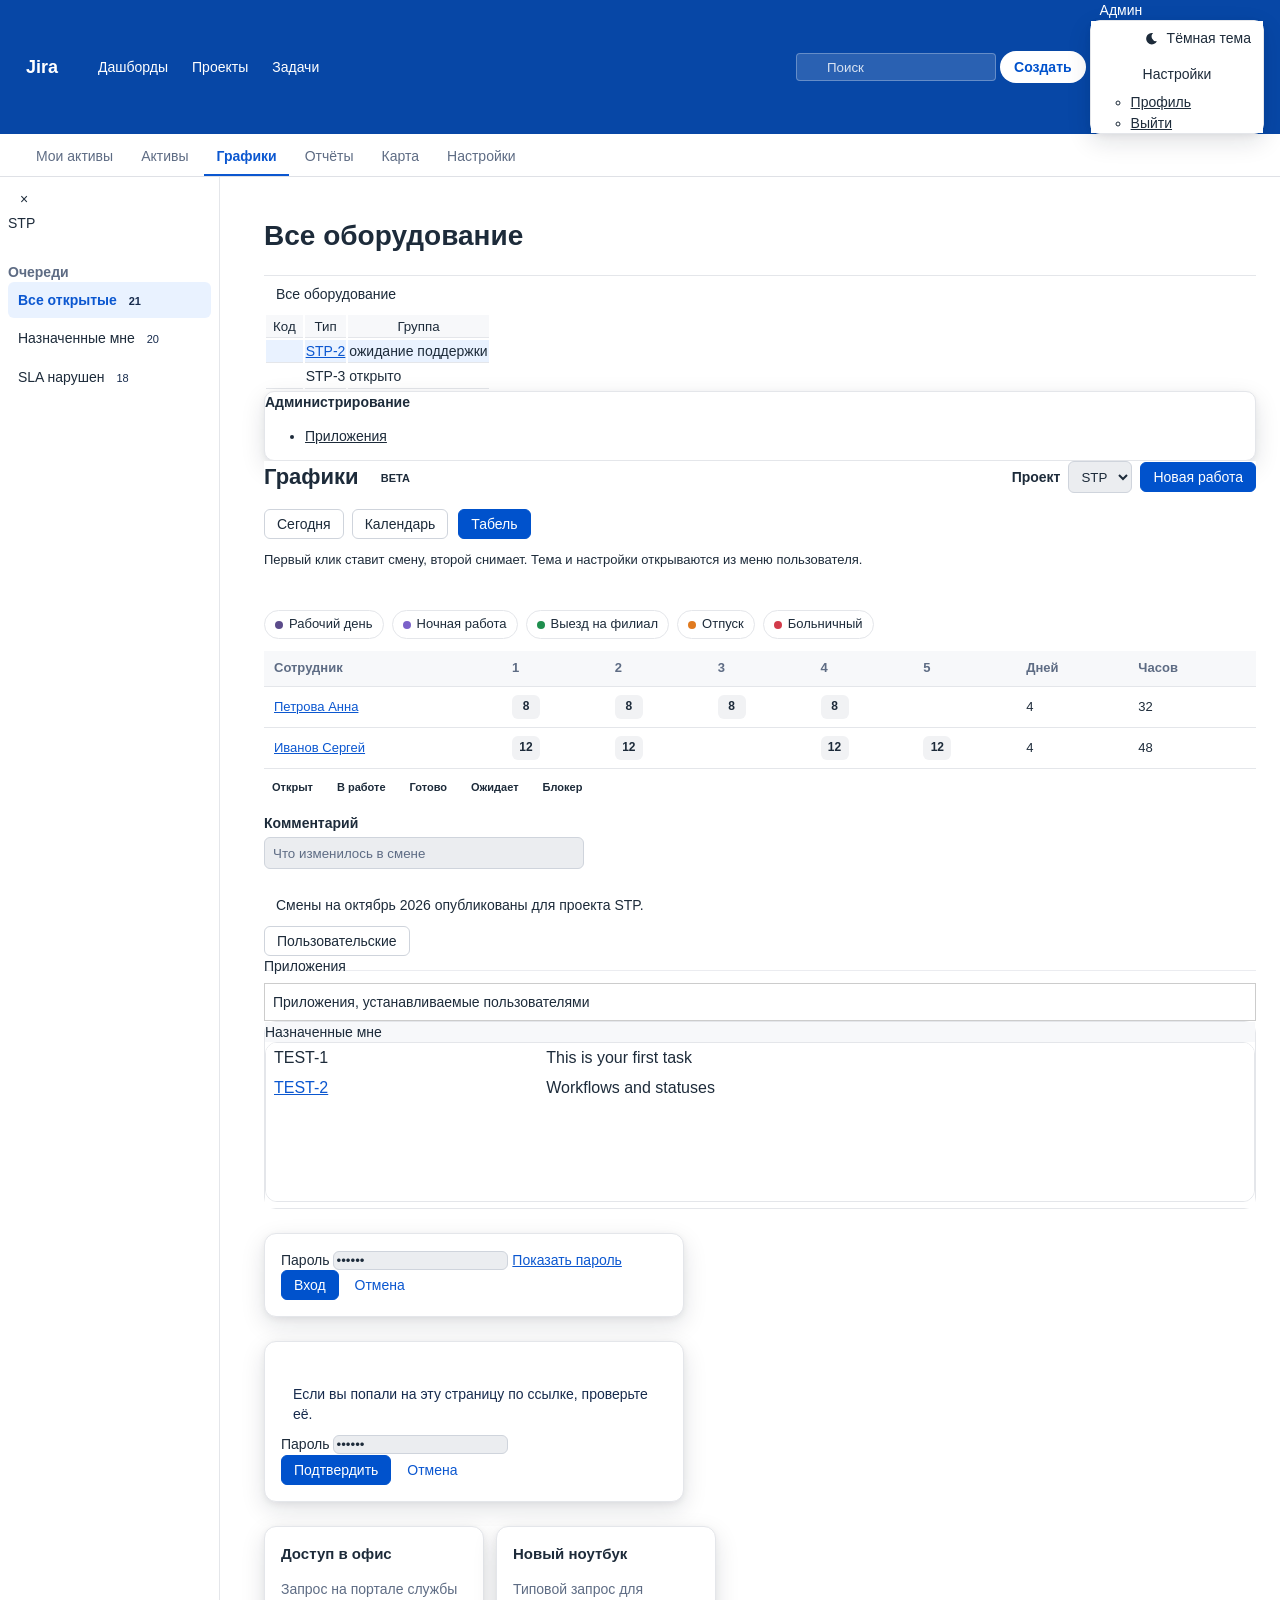
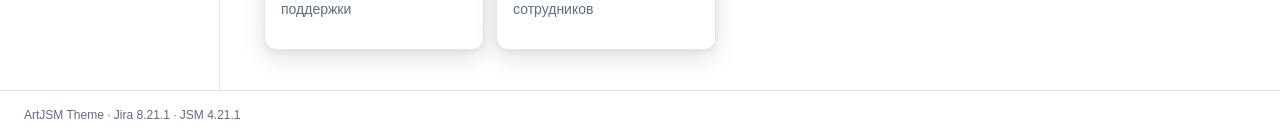
<file: src/test/preview/index.html>
<!DOCTYPE html>
<html lang="ru">
<head>
    <meta charset="UTF-8">
    <title>Графики — ArtJSM</title>
    <script>
        (function () {
            var q = window.location.search || "";
            try {
                if (q.indexOf("theme=dark") >= 0) localStorage.setItem("artjsm-theme", "dark");
                if (q.indexOf("theme=light") >= 0) localStorage.setItem("artjsm-theme", "light");
            } catch (e) {}
        })();
    </script>
    <script data-artjsm="boot">(function(){var d=document.documentElement;try{if((" "+d.className+" ").indexOf(" artjsm ")<0){d.className+=(d.className?" ":"")+"artjsm";}}catch(e){}try{var t=localStorage.getItem("artjsm-theme");if(t!=="dark"&&t!=="light"){t="light";}d.setAttribute("data-artjsm-theme",t);}catch(e){}})();</script>
    <link rel="stylesheet" href="preview-aui.css">
    <link rel="stylesheet" href="../../main/resources/css/artjsm.css">
</head>
<body id="jira">
<header id="header" role="banner">
    <nav class="aui-header">
        <div class="aui-header-inner">
            <div class="aui-header-primary">
                <h1 class="aui-header-logo"><a href="#top">Jira</a></h1>
                <ul class="aui-nav">
                    <li><a class="aui-nav-link" href="#dash">Дашборды</a></li>
                    <li><a class="aui-nav-link" href="#proj">Проекты</a></li>
                    <li><a class="aui-nav-link" href="#issues">Задачи</a></li>
                </ul>
            </div>
            <div class="aui-header-secondary">
                <ul class="aui-nav">
                    <li id="quicksearch"><input id="quickSearchInput" class="search" type="search" placeholder="Поиск"></li>
                    <li><a class="aui-button aui-button-primary" id="create_link" href="#create">Создать</a></li>
                    <li id="user-options">
                        <a id="header-details-user-fullname" class="aui-dropdown2-trigger aui-nav-link" aria-controls="user-options-content" href="#user">Админ</a>
                        <div id="user-options-content" class="aui-dropdown2 aui-style-default">
                            <div class="aui-dropdown2-section">
                                <ul>
                                    <li><a id="view_profile" href="#profile">Профиль</a></li>
                                    <li><a id="log_out" href="#logout">Выйти</a></li>
                                </ul>
                            </div>
                        </div>
                    </li>
                </ul>
            </div>
        </div>
    </nav>
</header>
<nav class="subnav aui-navgroup aui-navgroup-horizontal" aria-label="Разделы">
    <ul class="aui-nav aui-nav-horizontal">
        <li><a href="#mine">Мои активы</a></li>
        <li><a href="#assets">Активы</a></li>
        <li class="aui-nav-selected"><a href="#schedules">Графики</a></li>
        <li><a href="#reports">Отчёты</a></li>
        <li><a href="#map">Карта</a></li>
        <li><a href="#settings">Настройки</a></li>
    </ul>
</nav>
<div id="page">
    <div class="layout">
        <aside class="aui-sidebar" id="sidebar">
            <div class="aui-sidebar-wrapper">
                <div class="aui-sidebar-body">
                    <button type="button" class="aui-button aui-button-subtle aui-sidebar-toggle" id="sidebar-toggle"><span class="aui-icon">×</span></button>
                    <header class="aui-sidebar-header">
                        <div class="aui-sidebar-header-inner">STP</div>
                        <div id="project-subheader-strip" class="project-subheader-strip"> </div>
                    </header>
                    <div class="aui-sidebar-subheader"> </div>
                    <nav class="aui-navgroup aui-navgroup-vertical">
                        <div class="aui-navgroup-inner">
                            <div class="aui-nav-heading">Очереди</div>
                            <ul class="aui-nav">
                                <li class="aui-nav-selected"><a class="aui-nav-item" href="#all">Все открытые <span class="queue-count">21</span></a></li>
                                <li><a class="aui-nav-item" href="#mineq">Назначенные мне <span class="queue-count">20</span></a></li>
                                <li><a class="aui-nav-item" href="#sla">SLA нарушен <span class="queue-count">18</span></a></li>
                            </ul>
                        </div>
                    </nav>
                </div>
            </div>
        </aside>
        <main class="main aui-page-panel" id="content">
            <div class="aui-page-header">
                <div class="aui-page-header-inner" style="background:#ffffff">
                    <div class="aui-page-header-main"><h1 style="color:#172b4d">Все оборудование</h1></div>
                </div>
            </div>
            <div class="queue-heading" style="background:#ffffff;color:#172b4d;padding:8px 12px">Все оборудование</div>
            <table id="issuetable">
                <thead>
                <tr class="rowHeader">
                    <th style="background:#ffffff;color:#172b4d"><button type="button" id="col-key">Код</button></th>
                    <th style="background:#ffffff;color:#172b4d"><button type="button" id="col-type">Тип</button></th>
                    <th style="background:#ffffff;color:#172b4d"><button type="button" id="col-group">Группа</button></th>
                </tr>
                </thead>
                <tbody>
                <tr class="issuerow focused"><td class="gutter" style="background:#ffffff"></td><td style="background:#ffffff;color:#172b4d"><a href="#stp">STP-2</a></td><td style="background:#ffffff">ожидание поддержки</td></tr>
                <tr class="issuerow"><td class="gutter" style="background:#ffffff"></td><td>STP-3</td><td>открыто</td></tr>
                </tbody>
            </table>
            <div class="aui-dropdown2" id="sample-menu">
                <strong class="aui-dropdown2-heading">Администрирование</strong>
                <ul><li><a href="#apps">Приложения</a></li></ul>
            </div>
            <div class="page-title">
                <h1>Графики <span class="aui-lozenge aui-lozenge-new beta">BETA</span></h1>
                <div class="title-actions">
                    <label class="field-label" for="project">Проект</label>
                    <select id="project"><option>STP</option><option>IT</option></select>
                    <a class="aui-button aui-button-primary" href="#new">Новая работа</a>
                </div>
            </div>
            <div class="toolbar">
                <button class="aui-button" type="button">Сегодня</button>
                <span class="aui-buttons">
                    <button class="aui-button" type="button">Календарь</button>
                    <button class="aui-button aui-button-primary" type="button">Табель</button>
                </span>
            </div>
            <p class="hint description">Первый клик ставит смену, второй снимает. Тема и настройки открываются из меню пользователя.</p>
            <button type="button" class="aui-button aui-button-subtle" id="queue-gear"><span class="aui-icon aui-iconfont-configure"></span></button>
            <div class="filters">
                <span class="filter"><span class="dot" style="background:#5b4b8a"></span> Рабочий день</span>
                <span class="filter"><span class="dot" style="background:#7b61c9"></span> Ночная работа</span>
                <span class="filter"><span class="dot" style="background:#1f8f4e"></span> Выезд на филиал</span>
                <span class="filter"><span class="dot" style="background:#e07a1f"></span> Отпуск</span>
                <span class="filter"><span class="dot" style="background:#d23b4a"></span> Больничный</span>
            </div>
            <table class="aui">
                <thead>
                <tr>
                    <th>Сотрудник</th><th>1</th><th>2</th><th>3</th><th>4</th><th>5</th><th>Дней</th><th>Часов</th>
                </tr>
                </thead>
                <tbody>
                <tr>
                    <td><a href="#anna">Петрова Анна</a></td>
                    <td><span class="hour">8</span></td><td><span class="hour">8</span></td><td><span class="hour">8</span></td>
                    <td><span class="hour">8</span></td><td></td><td>4</td><td>32</td>
                </tr>
                <tr class="focused">
                    <td><a href="#sergey">Иванов Сергей</a></td>
                    <td><span class="hour">12</span></td><td><span class="hour">12</span></td><td></td>
                    <td><span class="hour">12</span></td><td><span class="hour">12</span></td><td>4</td><td>48</td>
                </tr>
                </tbody>
            </table>
            <div class="filters">
                <span class="aui-lozenge aui-lozenge-success">Открыт</span>
                <span class="aui-lozenge aui-lozenge-current">В работе</span>
                <span class="aui-lozenge aui-lozenge-complete">Готово</span>
                <span class="aui-lozenge aui-lozenge-moved">Ожидает</span>
                <span class="aui-lozenge aui-lozenge-error">Блокер</span>
            </div>
            <div class="field-group">
                <label class="field-label" for="comment">Комментарий</label>
                <input id="comment" type="text" placeholder="Что изменилось в смене" style="width:320px">
            </div>
            <div class="aui-message aui-message-info">Смены на октябрь 2026 опубликованы для проекта STP.</div>
            <a class="aui-button aui-dropdown2-trigger" id="filter-trigger" href="#filter">Пользовательские</a>
            <div class="aui-navgroup aui-navgroup-horizontal" id="admin-tabs">
                <div class="aui-navgroup-inner admin-strip">Приложения</div>
            </div>
            <div id="upm-manage-container">
                <div id="upm-box" class="upm-plugin-list">Приложения, устанавливаемые пользователями</div>
            </div>
            <div id="dashboard">
                <div class="dashboard-item gadget-container">
                    <div class="dashboard-item-header">Назначенные мне</div>
                    <div class="dashboard-item-content">
                        <iframe class="gadget gadget-frame" id="gadget-frame" title="Назначенные мне" src="gadget.html"></iframe>
                    </div>
                </div>
            </div>
            <form id="login-form" class="login-card">
                <label for="login-password">Пароль</label>
                <input id="login-password" class="text" type="password" value="secret">
                <a href="#show">Показать пароль</a>
                <div class="buttons-container">
                    <input id="login" class="aui-button aui-button-primary" type="submit" value="Вход">
                    <a class="aui-button aui-button-link cancel" href="#cancel">Отмена</a>
                </div>
            </form>
            <form id="websudo-form" class="sudo-card aui-dialog2">
                <div class="aui-message aui-message-warning">Если вы попали на эту страницу по ссылке, проверьте её.</div>
                <label for="websudo-password">Пароль</label>
                <input id="websudo-password" class="text" type="password" value="secret">
                <div class="buttons-container">
                    <input id="websudo-submit" class="aui-button aui-button-primary" type="submit" value="Подтвердить">
                    <a class="aui-button aui-button-link cancel" href="#cancel">Отмена</a>
                </div>
            </form>
            <div class="cards">
                <article class="portal-card">
                    <h3>Доступ в офис</h3>
                    <p class="description">Запрос на портале службы поддержки</p>
                </article>
                <article class="portal-card">
                    <h3>Новый ноутбук</h3>
                    <p class="description">Типовой запрос для сотрудников</p>
                </article>
            </div>
        </main>
    </div>
</div>
<footer id="footer">ArtJSM Theme · Jira 8.21.1 · JSM 4.21.1</footer>
<script data-artjsm="js" src="../../main/resources/js/artjsm.js" defer></script>
</body>
</html>
</file>
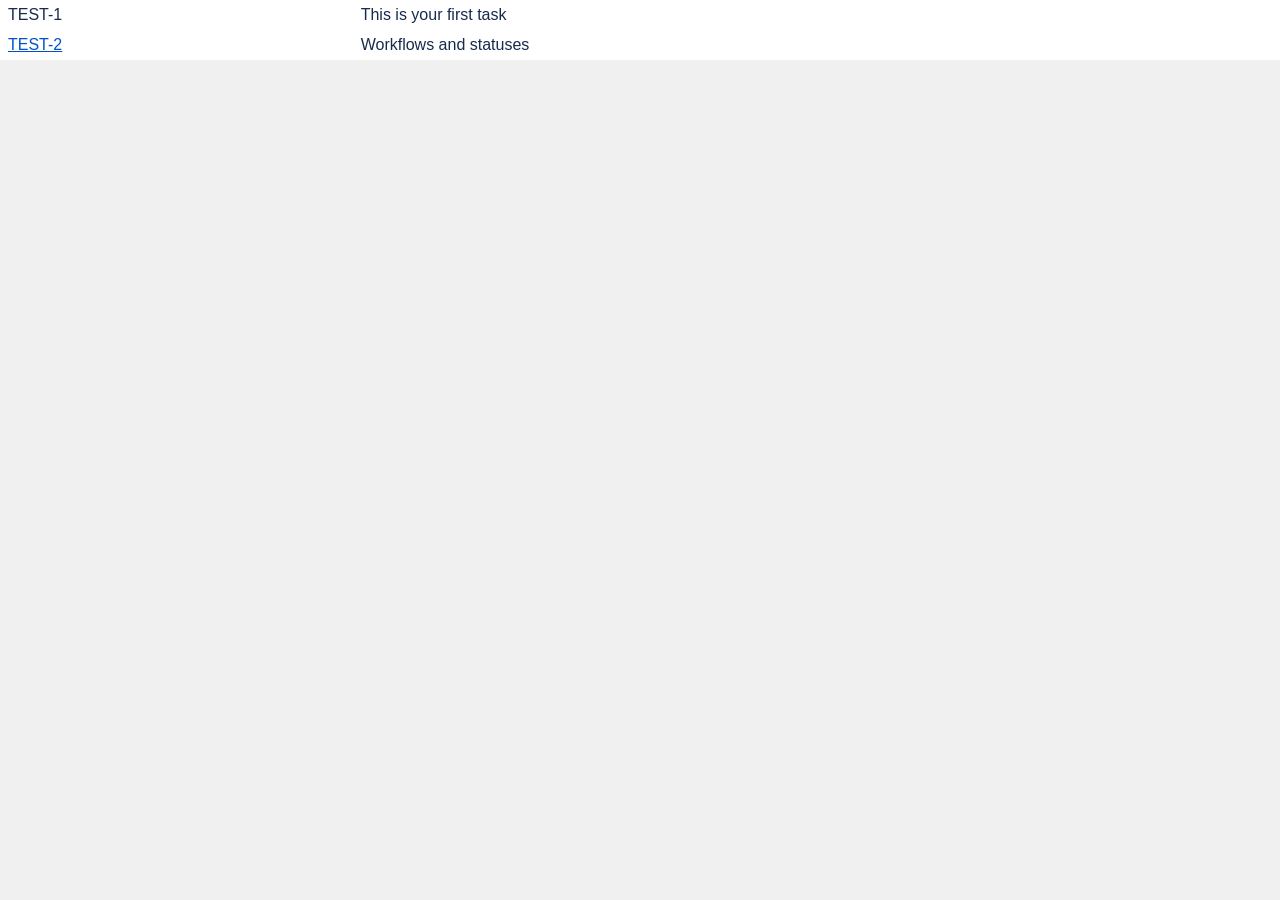
<file: src/test/preview/gadget.html>
<!DOCTYPE html>
<html>
<head>
    <meta charset="UTF-8">
    <title>Gadget</title>
    <style>
        body { background: #f0f0f0; color: #172b4d; font-family: sans-serif; margin: 0; }
        table { width: 100%; background: #ffffff; border-collapse: collapse; }
        td { background: #ffffff; color: #172b4d; padding: 6px 8px; }
        a { color: #0052cc; }
    </style>
</head>
<body>
<table>
    <tr><td>TEST-1</td><td>This is your first task</td></tr>
    <tr><td><a href="#row">TEST-2</a></td><td>Workflows and statuses</td></tr>
</table>
</body>
</html>
</file>
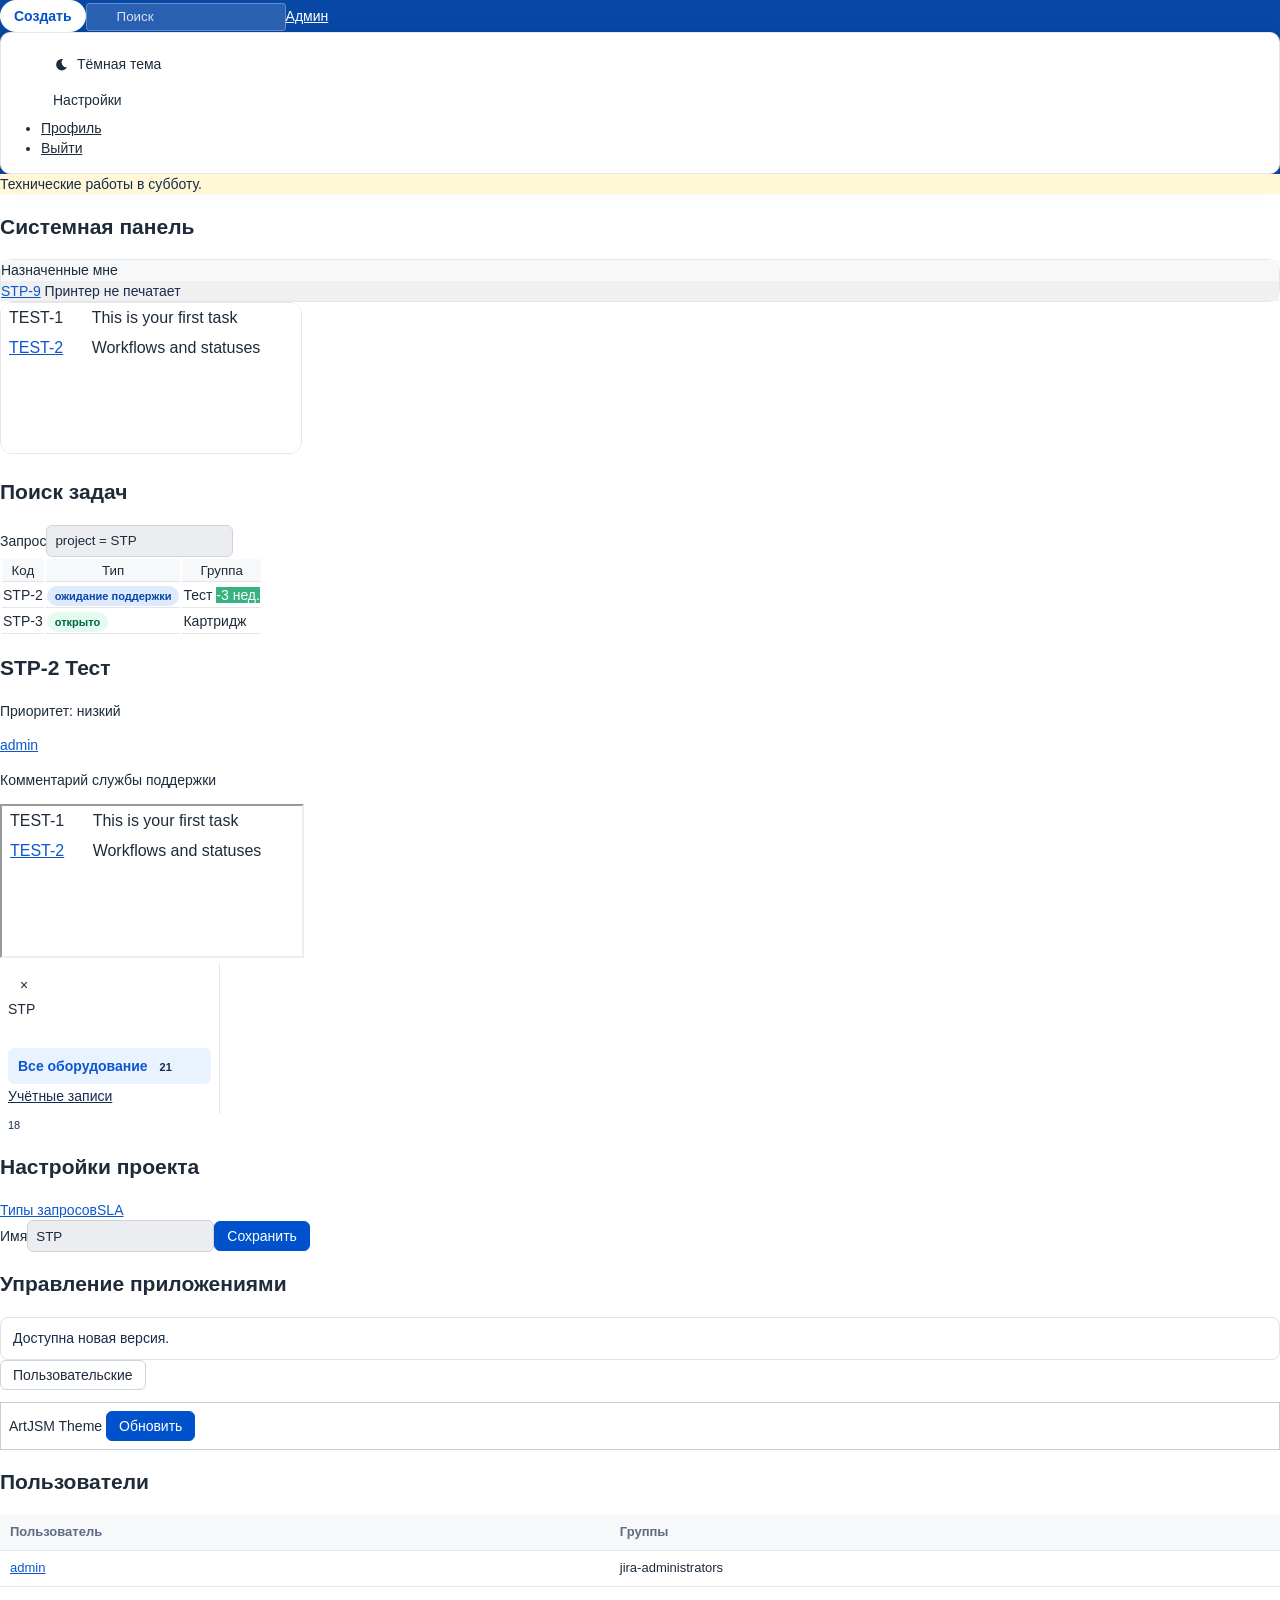
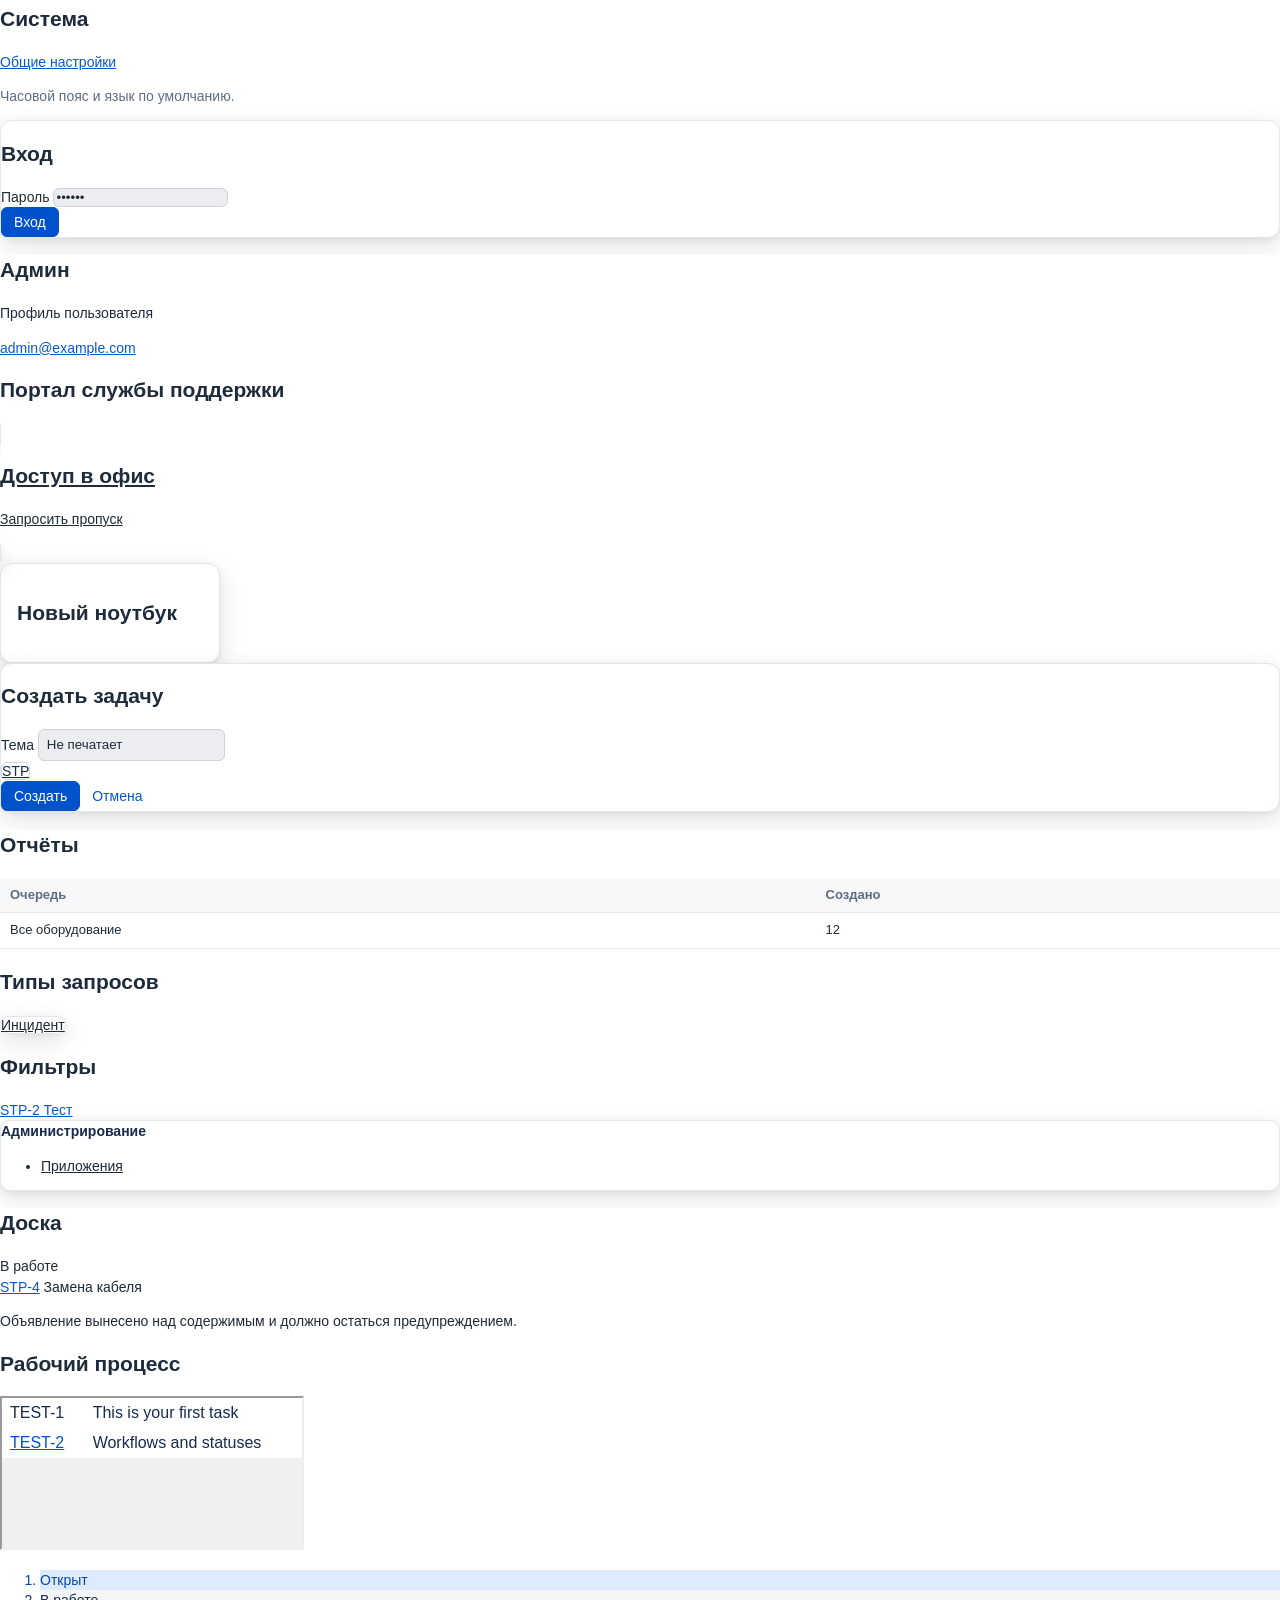
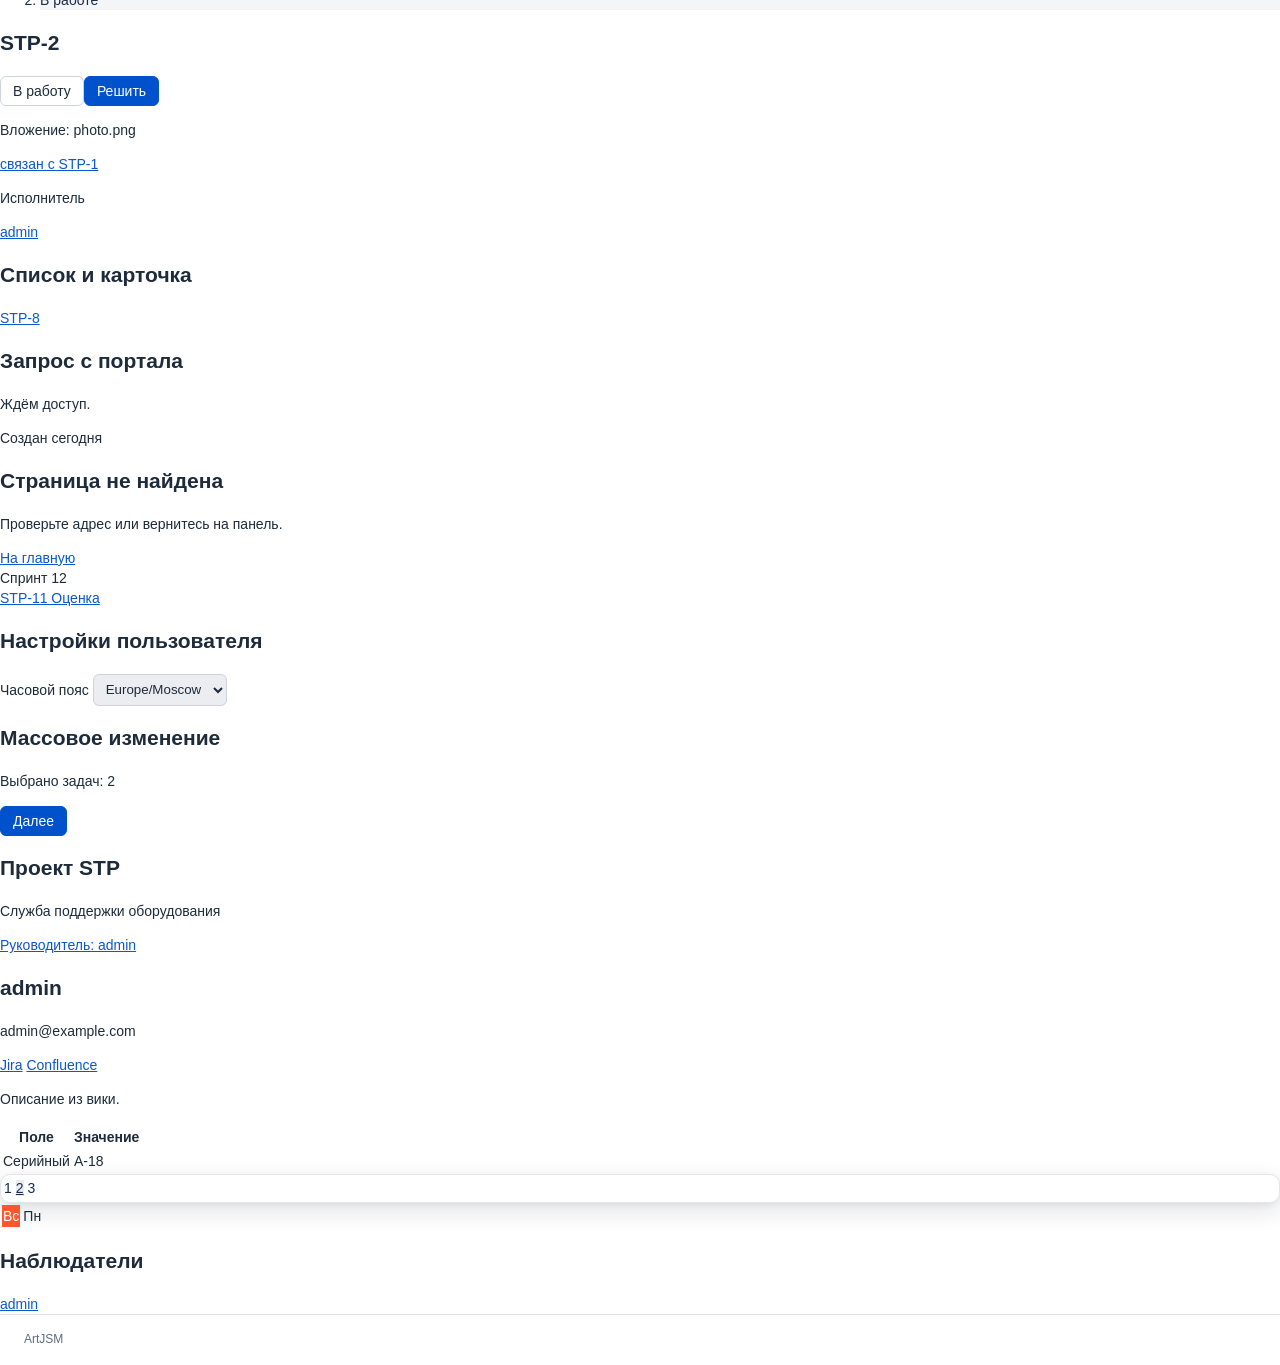
<file: src/test/preview/pages.html>
<!DOCTYPE html>
<html lang="ru">
<head>
    <meta charset="UTF-8">
    <title>Страницы Jira — ArtJSM</title>
    <script>
        (function () {
            var q = window.location.search || "";
            try {
                if (q.indexOf("theme=dark") >= 0) localStorage.setItem("artjsm-theme", "dark");
                if (q.indexOf("theme=light") >= 0) localStorage.setItem("artjsm-theme", "light");
            } catch (e) {}
        })();
    </script>
    <script data-artjsm="boot">(function(){var d=document.documentElement;try{if((" "+d.className+" ").indexOf(" artjsm ")<0){d.className+=(d.className?" ":"")+"artjsm";}}catch(e){}try{var t=localStorage.getItem("artjsm-theme");if(t!=="dark"&&t!=="light"){t="light";}d.setAttribute("data-artjsm-theme",t);}catch(e){}})();</script>
    <link rel="stylesheet" href="preview-aui.css">
    <link rel="stylesheet" href="pages-aui.css">
    <link rel="stylesheet" href="../../main/resources/css/artjsm.css">
</head>
<body id="jira">
<header id="header"><nav class="aui-header"><a id="create_link" class="aui-button aui-button-primary" href="#c">Создать</a><input id="quickSearchInput" class="search" type="search" placeholder="Поиск"><span id="user-options"><a id="header-details-user-fullname" class="aui-dropdown2-trigger" aria-controls="user-options-content" href="#me">Админ</a><div id="user-options-content" class="aui-dropdown2"><ul><li><a id="view_profile" href="#profile">Профиль</a></li><li><a id="log_out" href="#out">Выйти</a></li></ul></div></span></nav></header>
<div id="announcement-banner" class="alertHeader">Технические работы в субботу.</div>

<main id="content">
<section data-page="dashboard" id="dashboard">
    <h1>Системная панель</h1>
    <div class="dashboard-item gadget-container">
        <div class="dashboard-item-header">Назначенные мне</div>
        <div class="dashboard-item-content gadget-inline"><a href="#d1">STP-9</a> Принтер не печатает</div>
    </div>
    <iframe class="gadget" id="dash-gadget" title="Гаджет" src="gadget.html"></iframe>
</section>

<section data-page="navigator">
    <h1>Поиск задач</h1>
    <form id="jqlform" class="search-container navigator-filter"><label for="jql">Запрос</label><input id="jql" type="text" value="project = STP"></form>
    <table id="issuetable" class="issue-table">
        <thead><tr><th><button type="button" id="col-key">Код</button></th><th><button type="button" id="col-type">Тип</button></th><th><button type="button" id="col-group">Группа</button></th></tr></thead>
        <tbody>
        <tr class="issuerow"><td>STP-2</td><td><span class="aui-lozenge aui-lozenge-current">ожидание поддержки</span></td><td>Тест <span class="sla-ok">-3 нед.</span></td></tr>
        <tr class="issuerow"><td>STP-3</td><td><span class="aui-lozenge aui-lozenge-success">открыто</span></td><td>Картридж</td></tr>
        </tbody>
    </table>
</section>

<section data-page="issue" id="issue-content" class="issue-body">
    <h1 id="summary-val">STP-2 Тест</h1>
    <div id="details-module" class="module"><div class="mod-content"><p>Приоритет: низкий</p><div class="people-details"><a href="#admin">admin</a></div></div></div>
    <div id="activitymodule" class="module">
        <div class="mod-content activity-comment"><p class="action-body">Комментарий службы поддержки</p></div>
        <iframe id="comment-editor" title="Редактор" src="gadget.html"></iframe>
    </div>
</section>

<section data-page="queues">
    <aside id="sidebar" class="aui-sidebar">
        <button type="button" class="aui-button aui-button-subtle aui-sidebar-toggle" id="sidebar-toggle"><span class="aui-icon">×</span></button>
        <header class="aui-sidebar-header"><div class="aui-sidebar-header-inner">STP</div><div id="project-subheader-strip"></div></header>
        <div class="aui-sidebar-subheader"></div>
        <nav class="aui-navgroup aui-navgroup-vertical"><div class="aui-navgroup-inner">
            <ul class="aui-nav">
                <li class="aui-nav-selected"><a class="aui-nav-item" href="#q">Все оборудование <span class="queue-count">21</span></a></li>
                <li><a class="account-link" href="#acc">Учётные записи</a></li>
            </ul>
        </div></nav>
    </aside>
    <div class="sd-queue"><span class="js-queue-count queue-count">18</span><button type="button" class="aui-button aui-button-subtle" id="queue-gear"><span class="aui-icon aui-iconfont-configure"></span></button></div>
</section>

<section data-page="project-settings">
    <h1>Настройки проекта</h1>
    <div class="aui-page-panel-nav"><a href="#types">Типы запросов</a><a class="aui-nav-selected" href="#sla">SLA</a></div>
    <form><label for="pname">Имя</label><input id="pname" type="text" value="STP"><button class="aui-button aui-button-primary" type="submit">Сохранить</button></form>
</section>

<section data-page="admin-upm" id="upm-manage-container">
    <h1>Управление приложениями</h1>
    <div class="aui-message aui-message-info">Доступна новая версия.</div>
    <a class="aui-button aui-dropdown2-trigger" id="filter-trigger" href="#f">Пользовательские</a>
    <div id="upm-box" class="upm-plugin-list">ArtJSM Theme <button class="aui-button aui-button-primary" type="button">Обновить</button></div>
</section>

<section data-page="admin-users">
    <h1>Пользователи</h1>
    <table id="user-browser" class="aui"><thead><tr><th>Пользователь</th><th>Группы</th></tr></thead><tbody><tr><td><a href="#u">admin</a></td><td>jira-administrators</td></tr></tbody></table>
</section>

<section data-page="admin-system">
    <h1>Система</h1>
    <div id="admin-nav" class="aui-page-panel-nav"><a href="#general">Общие настройки</a></div>
    <p class="description">Часовой пояс и язык по умолчанию.</p>
</section>

<section data-page="login" id="login-form">
    <h1>Вход</h1>
    <label for="login-password">Пароль</label>
    <input id="login-password" class="text" type="password" value="secret">
    <div class="buttons-container"><input id="login" class="aui-button aui-button-primary" type="submit" value="Вход"></div>
</section>

<section data-page="profile" class="profile-header">
    <h1 id="up-user-title">Админ</h1>
    <div class="user-content-block"><p>Профиль пользователя</p><a href="#mail">admin@example.com</a></div>
</section>

<section data-page="portal" class="cv-smart-portal">
    <h1>Портал службы поддержки</h1>
    <a class="cv-card request-type-card" href="#rt"><h2>Доступ в офис</h2><p>Запросить пропуск</p></a>
    <article class="portal-card"><h2>Новый ноутбук</h2></article>
</section>

<section data-page="create-dialog" class="jira-dialog aui-dialog2">
    <h1>Создать задачу</h1>
    <label for="summary">Тема</label>
    <input id="summary" type="text" value="Не печатает">
    <div class="select2-container"><a class="select2-choice" href="#pick"><span>STP</span></a></div>
    <div class="buttons-container"><button class="aui-button aui-button-primary" type="button">Создать</button><a class="aui-button aui-button-link cancel" href="#x">Отмена</a></div>
</section>

<section data-page="reports" class="report">
    <h1>Отчёты</h1>
    <table class="aui"><thead><tr><th>Очередь</th><th>Создано</th></tr></thead><tbody><tr><td>Все оборудование</td><td>12</td></tr></tbody></table>
</section>

<section data-page="request-types">
    <h1>Типы запросов</h1>
    <a class="request-type-card" href="#rt2">Инцидент</a>
</section>

<section data-page="filters">
    <h1>Фильтры</h1>
    <div id="quicksearch-menu" class="ajs-layer"><a href="#s1">STP-2 Тест</a></div>
    <div class="aui-dropdown2" id="user-menu"><strong class="aui-dropdown2-heading">Администрирование</strong><ul><li><a href="#apps">Приложения</a></li></ul></div>
</section>

<section data-page="board">
    <h1>Доска</h1>
    <div class="ghx-column"><div class="ghx-column-header">В работе</div><div class="ghx-issue"><a href="#b1">STP-4</a> Замена кабеля</div></div>
</section>

<section data-page="banner">
    <p>Объявление вынесено над содержимым и должно остаться предупреждением.</p>
</section>

<section data-page="workflow">
    <h1>Рабочий процесс</h1>
    <iframe id="workflow-designer" title="Дизайнер" src="gadget.html"></iframe>
    <ol class="aui-progress-tracker">
        <li class="aui-progress-tracker-step aui-progress-tracker-step-current"><span>Открыт</span></li>
        <li class="aui-progress-tracker-step"><span>В работе</span></li>
    </ol>
</section>

<section data-page="issue-ops" id="stalker">
    <div id="issue-header"><h1>STP-2</h1></div>
    <div id="opsbar-jira" class="command-bar"><button class="aui-button" type="button">В работу</button><button class="aui-button aui-button-primary" type="button">Решить</button></div>
    <div id="attachmentmodule" class="module"><p>Вложение: photo.png</p></div>
    <div id="linkingmodule" class="module"><a href="#link">связан с STP-1</a></div>
    <aside id="viewissuesidebar"><p>Исполнитель</p><a href="#assignee">admin</a></aside>
</section>

<section data-page="split">
    <div class="split-view"><h2>Список и карточка</h2><a href="#s2">STP-8</a></div>
</section>

<section data-page="portal-request" class="cv-request">
    <h1>Запрос с портала</h1>
    <div class="cv-comment"><p>Ждём доступ.</p></div>
    <div class="cv-request-activity"><p>Создан сегодня</p></div>
</section>

<section data-page="error" class="error-container" id="error-state">
    <h1>Страница не найдена</h1>
    <p>Проверьте адрес или вернитесь на панель.</p>
    <a href="#home">На главную</a>
</section>

<section data-page="backlog" class="ghx-backlog">
    <div class="ghx-sprint-header">Спринт 12</div>
    <a href="#back">STP-11 Оценка</a>
</section>

<section data-page="preferences" id="user-preferences">
    <h1>Настройки пользователя</h1>
    <label for="tz">Часовой пояс</label>
    <select id="tz"><option>Europe/Moscow</option></select>
</section>

<section data-page="bulk" id="bulkedit">
    <h1>Массовое изменение</h1>
    <p>Выбрано задач: 2</p>
    <button class="aui-button aui-button-primary" type="button">Далее</button>
</section>

<section data-page="project-home" class="project-meta">
    <h1>Проект STP</h1>
    <p>Служба поддержки оборудования</p>
    <a href="#lead">Руководитель: admin</a>
</section>

<section data-page="hover" class="aui-inline-dialog">
    <h2>admin</h2>
    <p>admin@example.com</p>
</section>

<section data-page="apps" id="app-switcher">
    <a href="#jira">Jira</a>
    <a href="#conf">Confluence</a>
</section>

<section data-page="wiki">
    <div id="descriptionmodule"><div class="wiki-content"><p>Описание из вики.</p><table><tr><th>Поле</th><th>Значение</th></tr><tr><td>Серийный</td><td>A-18</td></tr></table></div></div>
</section>

<section data-page="calendar">
    <div class="aui-datepicker-dialog"><table><tr><td>1</td><td class="aui-datepicker-selected"><a href="#d">2</a></td><td>3</td></tr></table></div>
    <table class="sla-calendar"><tr><td class="day-off">Вс</td><td>Пн</td></tr></table>
</section>

<section data-page="watchers" id="watchers">
    <h2>Наблюдатели</h2>
    <a href="#w">admin</a>
</section>
</main>
<footer id="footer">ArtJSM</footer>
<script data-artjsm="js" src="../../main/resources/js/artjsm.js" defer></script>
</body>
</html>
</file>
<file: src/test/preview/preview-aui.css>
/* Minimal stand-in for AUI layout. Not shipped in the plugin. */
* { box-sizing: border-box; }
html, body { margin: 0; padding: 0; }
body { font-size: 14px; line-height: 1.45; }
#header { min-height: 56px; }
.aui-header-inner { display: flex; align-items: center; justify-content: space-between; min-height: 56px; padding: 0 16px; }
.aui-header-primary, .aui-header-secondary, .aui-nav { display: flex; align-items: center; gap: 4px; list-style: none; margin: 0; padding: 0; }
.aui-header-logo { margin: 0 16px 0 0; font-size: 18px; }
.aui-header-logo a, .aui-nav-link { text-decoration: none; padding: 6px 10px; }
.subnav { border-bottom: 1px solid #dfe1e6; padding: 0 24px; }
.aui-nav-horizontal a { display: inline-block; padding: 12px 12px 10px; text-decoration: none; }
.aui-page-panel { padding: 20px 24px 40px; }
.page-title { display: flex; align-items: center; justify-content: space-between; gap: 16px; margin-bottom: 16px; }
.page-title h1 { margin: 0; font-size: 22px; }
.title-actions, .toolbar, .chips { display: flex; align-items: center; gap: 8px; flex-wrap: wrap; }
.toolbar, .chips { margin: 12px 0; }
.hint { color: #5e6c84; font-size: 13px; margin: 8px 0 12px; }
.aui-button { display: inline-block; padding: 4px 12px; line-height: 20px; text-decoration: none; cursor: pointer; font-size: 14px; }
select, input[type="text"], input[type="search"] { height: 32px; padding: 0 8px; }
table.aui { width: 100%; border-collapse: collapse; }
table.aui th, table.aui td { padding: 8px 10px; text-align: left; border-bottom: 1px solid #dfe1e6; font-size: 13px; }
.layout { display: flex; gap: 20px; }
.aui-sidebar { width: 220px; flex: none; padding: 8px; }
.aui-sidebar .aui-nav { display: block; }
.aui-sidebar .aui-nav-item { display: block; padding: 8px 10px; text-decoration: none; margin-bottom: 2px; }
.main { flex: 1; min-width: 0; }
.aui-lozenge { display: inline-block; font-size: 11px; line-height: 16px; }
.aui-message { padding: 10px 12px; margin-top: 16px; }
.cards { display: flex; gap: 12px; margin-top: 16px; }
.portal-card { padding: 16px; width: 220px; }
.portal-card h3 { margin: 0 0 6px; font-size: 15px; }
.field-group { margin-top: 16px; }
.field-group label { display: block; margin-bottom: 4px; }
.beta { margin-left: 8px; vertical-align: middle; }
.hour {
    display: inline-flex; min-width: 28px; height: 24px; align-items: center; justify-content: center;
    border-radius: 6px; background: var(--artjsm-bg-muted, #eee); color: var(--artjsm-text, #172b4d);
    font-weight: 600; font-size: 12px;
}
.filters { display: flex; gap: 8px; flex-wrap: wrap; margin: 8px 0 12px; }
.filter {
    display: inline-flex; align-items: center; gap: 6px; border: 1px solid var(--artjsm-border, #e4e6ea);
    background: var(--artjsm-surface, #fff); color: var(--artjsm-text, #1d2b3a);
    border-radius: 999px; padding: 4px 10px; font-size: 13px;
}
.dot { width: 8px; height: 8px; border-radius: 50%; display: inline-block; }
#footer { padding: 16px 24px; font-size: 12px; }

/* Stand-in for Jira 8 rules that beat a plain html selector. */
body#jira,
body#jira #content,
body#jira #dashboard,
body#jira .aui-page-panel,
body#jira .aui-page-header,
body#jira .aui-navgroup-horizontal,
body#jira .aui-navgroup-inner,
body#jira .dashboard-item-content {
    background: #f0f0f0 !important;
    color: #172b4d !important;
}
body#jira .aui-sidebar-header,
body#jira .aui-sidebar-header-inner {
    background: #f4f5f7 !important;
    color: #172b4d !important;
}
body#jira .dashboard-item-header {
    background: #0747a6 !important;
    color: #ffffff !important;
}
body#jira #issuetable td.gutter {
    background: #ffffff !important;
}
body#jira #issuetable,
body#jira #issuetable th,
body#jira #issuetable td,
body#jira #issuetable tr {
    border: 1px solid #515866 !important;
}
body#jira .aui-sidebar-subheader,
body#jira #sidebar #project-subheader-strip {
    display: block;
    height: 14px;
    margin: 0 12px;
    background: #181a1f !important;
}
body#jira #sidebar .aui-navgroup,
body#jira #sidebar .aui-navgroup-inner {
    background: #181a1f !important;
}
body#jira #admin-tabs {
    border-bottom: 1px solid #ebecf0 !important;
}
body#jira #footer {
    border-top: 1px solid #dfe1e6 !important;
}
body#jira #upm-manage-container #upm-box {
    border: 1px solid #cccccc !important;
    margin-top: 12px;
    padding: 8px;
}
body#jira .queue-count {
    color: #172b4d !important;
    font-size: 11px;
    margin-left: 8px;
}
body#jira #filter-trigger {
    display: inline-block;
    background: #ffffff !important;
    color: #172b4d !important;
    padding: 4px 12px;
}
body#jira input.text,
body#jira input[type="password"] {
    background: #ffffff !important;
    color: #172b4d !important;
}
body#jira .aui-button {
    background: #f4f5f7 !important;
    color: #172b4d !important;
}
body#jira #login-form .aui-button,
body#jira #websudo-form .aui-button {
    background: #2c333d !important;
    color: #333333 !important;
}
body#jira #header #quicksearch,
body#jira #header #quickSearchInput {
    width: 72px !important;
    min-width: 0 !important;
    overflow: hidden !important;
}
body#jira .aui-message-warning {
    background: #ffffff !important;
    color: #172b4d !important;
}
body#jira #sidebar-toggle,
body#jira #col-key,
body#jira #col-type,
body#jira #col-group,
body#jira #queue-gear {
    border: 2px solid #172b4d !important;
    outline: 2px solid #172b4d !important;
    box-shadow: 0 0 0 2px #172b4d !important;
    background: #ffffff !important;
    border-radius: 0 !important;
}
.gadget-frame { width: 100%; height: 160px; border: 0; background: #ffffff; }
.login-card, .sudo-card { max-width: 420px; margin: 24px 0; padding: 16px; }
.admin-strip { height: 14px; }
</file>
<file: src/main/resources/css/artjsm.css>
/*
 * ArtJSM Theme for Jira 8.21.1 / Jira Service Management 4.21.1.
 *
 * The active theme is html[data-artjsm-theme="light"|"dark"].
 * Other plugins can read that attribute and the --artjsm-* variables.
 */

:root,
html {
    --artjsm-header: #0747a6;
    --artjsm-header-text: #ffffff;
    --artjsm-bg: #ffffff;
    --artjsm-bg-subtle: #f7f8fa;
    --artjsm-bg-muted: #f1f2f4;
    --artjsm-bg-sunken: #ebedf0;
    --artjsm-surface: #ffffff;
    --artjsm-border: #e4e6ea;
    --artjsm-border-strong: #cfd4dc;
    --artjsm-text: #1d2b3a;
    --artjsm-text-subtle: #5e6c84;
    --artjsm-link: #0b57d0;
    --artjsm-link-hover: #0842a0;
    --artjsm-primary: #0052cc;
    --artjsm-primary-hover: #0747a6;
    --artjsm-primary-text: #ffffff;
    --artjsm-accent-soft: #e9f2ff;
    --artjsm-focus-ring: rgba(0, 82, 204, 0.28);
    --artjsm-shadow: 0 8px 24px rgba(16, 24, 40, 0.12), 0 2px 6px rgba(16, 24, 40, 0.06);
    --artjsm-font: -apple-system, BlinkMacSystemFont, "Segoe UI", Roboto, "Noto Sans", "Liberation Sans", "Helvetica Neue", Arial, sans-serif;
    color-scheme: light;
}

html[data-artjsm-theme="dark"] {
    --artjsm-header: #121418;
    --artjsm-header-text: #f4f6f8;
    --artjsm-bg: #181a1f;
    --artjsm-bg-subtle: #21242b;
    --artjsm-bg-muted: #2a2e37;
    --artjsm-bg-sunken: #101216;
    --artjsm-surface: #23262e;
    --artjsm-border: #3a404b;
    --artjsm-border-strong: #515866;
    --artjsm-text: #e8eaed;
    --artjsm-text-subtle: #b4b9c3;
    --artjsm-link: #9ec1ff;
    --artjsm-link-hover: #d3e4ff;
    --artjsm-primary: #4c8dff;
    --artjsm-primary-hover: #78a7ff;
    --artjsm-primary-text: #ffffff;
    --artjsm-accent-soft: #243044;
    --artjsm-focus-ring: rgba(76, 141, 255, 0.35);
    --artjsm-shadow: 0 12px 32px rgba(0, 0, 0, 0.45), 0 2px 6px rgba(0, 0, 0, 0.35);
    color-scheme: dark;
}

html[data-artjsm-theme="dark"][data-artjsm-palette="blue"] {
    --artjsm-header: #0c2344;
    --artjsm-bg: #14181f;
    --artjsm-bg-subtle: #1b212b;
    --artjsm-bg-muted: #232a36;
    --artjsm-bg-sunken: #0e1218;
    --artjsm-surface: #1b212b;
    --artjsm-border: #313a48;
    --artjsm-border-strong: #455062;
    --artjsm-accent-soft: #1c334f;
}

html[data-artjsm-theme="dark"][data-artjsm-palette="graphite"] {
    --artjsm-header: #0c0d0f;
    --artjsm-bg: #101113;
    --artjsm-bg-subtle: #181a1d;
    --artjsm-bg-muted: #222428;
    --artjsm-bg-sunken: #090a0b;
    --artjsm-surface: #1c1e22;
    --artjsm-border: #32353b;
    --artjsm-border-strong: #4a4e57;
    --artjsm-text: #f2f3f5;
    --artjsm-text-subtle: #b8bcc4;
    --artjsm-accent-soft: #262a31;
}

html[data-artjsm-theme="dark"][data-artjsm-palette="soft"] {
    --artjsm-header: #2a3140;
    --artjsm-bg: #2c3340;
    --artjsm-bg-subtle: #343c4b;
    --artjsm-bg-muted: #3d4658;
    --artjsm-bg-sunken: #242b36;
    --artjsm-surface: #384155;
    --artjsm-border: #516079;
    --artjsm-border-strong: #6b7b96;
    --artjsm-text: #f4f7fb;
    --artjsm-text-subtle: #c9d2e0;
    --artjsm-accent-soft: #3d4d68;
}

html[data-artjsm-accent="teal"] {
    --artjsm-primary: #0d7f7b;
    --artjsm-primary-hover: #0a615e;
    --artjsm-link: #0c746f;
    --artjsm-link-hover: #084e4b;
    --artjsm-accent-soft: #e5f6f5;
    --artjsm-focus-ring: rgba(13, 127, 123, 0.28);
}

html[data-artjsm-accent="purple"] {
    --artjsm-primary: #5e4db2;
    --artjsm-primary-hover: #493b93;
    --artjsm-link: #5b47b8;
    --artjsm-link-hover: #3e2f86;
    --artjsm-accent-soft: #efecfb;
    --artjsm-focus-ring: rgba(94, 77, 178, 0.28);
}

html[data-artjsm-accent="green"] {
    --artjsm-primary: #1f7a45;
    --artjsm-primary-hover: #165b33;
    --artjsm-link: #1b6e3e;
    --artjsm-link-hover: #124c2b;
    --artjsm-accent-soft: #e6f6ec;
    --artjsm-focus-ring: rgba(31, 122, 69, 0.28);
}

html[data-artjsm-accent="orange"] {
    --artjsm-primary: #c2510c;
    --artjsm-primary-hover: #8f3b08;
    --artjsm-link: #b4480a;
    --artjsm-link-hover: #7d3307;
    --artjsm-accent-soft: #fff1e6;
    --artjsm-focus-ring: rgba(194, 81, 12, 0.28);
}

html[data-artjsm-theme="dark"][data-artjsm-accent="blue"] {
    --artjsm-primary: #4c8dff;
    --artjsm-primary-hover: #78a7ff;
    --artjsm-link: #9ec1ff;
    --artjsm-link-hover: #d3e4ff;
    --artjsm-accent-soft: #243044;
    --artjsm-focus-ring: rgba(76, 141, 255, 0.35);
}

html[data-artjsm-theme="dark"][data-artjsm-accent="teal"] {
    --artjsm-primary: #2bbbad;
    --artjsm-primary-hover: #5ed0c4;
    --artjsm-link: #7ee0d6;
    --artjsm-link-hover: #d5f7f3;
    --artjsm-accent-soft: #163632;
    --artjsm-focus-ring: rgba(43, 187, 173, 0.35);
}

html[data-artjsm-theme="dark"][data-artjsm-accent="purple"] {
    --artjsm-primary: #a78bfa;
    --artjsm-primary-hover: #c4b5fd;
    --artjsm-link: #c4b5fd;
    --artjsm-link-hover: #e9e3ff;
    --artjsm-accent-soft: #2c2642;
    --artjsm-focus-ring: rgba(167, 139, 250, 0.35);
}

html[data-artjsm-theme="dark"][data-artjsm-accent="green"] {
    --artjsm-primary: #3fb950;
    --artjsm-primary-hover: #67d474;
    --artjsm-link: #7ee787;
    --artjsm-link-hover: #d2f8d6;
    --artjsm-accent-soft: #1a3322;
    --artjsm-focus-ring: rgba(63, 185, 80, 0.35);
}

html[data-artjsm-theme="dark"][data-artjsm-accent="orange"] {
    --artjsm-primary: #f0883e;
    --artjsm-primary-hover: #f5a66a;
    --artjsm-link: #f5b07a;
    --artjsm-link-hover: #ffe3cc;
    --artjsm-accent-soft: #3a2a1c;
    --artjsm-focus-ring: rgba(240, 136, 62, 0.35);
}

html[data-artjsm-theme="dark"][data-artjsm-header="brand"] {
    --artjsm-header: #0747a6;
    --artjsm-header-text: #ffffff;
}

html {
    -webkit-font-smoothing: antialiased;
    -moz-osx-font-smoothing: grayscale;
}

html body,
html #page,
html #content,
html .aui-page-panel,
html .aui-page-panel-inner,
html .aui-page-panel-content {
    background: var(--artjsm-bg) !important;
    color: var(--artjsm-text) !important;
}

html body {
    font-family: var(--artjsm-font) !important;
}

html h1,
html h2,
html h3,
html h4,
html h5,
html .aui-page-header-main h1,
html .aui-page-header-main h2 {
    color: var(--artjsm-text) !important;
    font-weight: 600;
}

html a {
    color: var(--artjsm-link);
}

html a:hover {
    color: var(--artjsm-link-hover);
}

html a:visited {
    color: var(--artjsm-link);
}

html ::selection {
    background: #c6dcff;
    color: #172b4d;
}

html[data-artjsm-theme="dark"] ::selection {
    background: #1d4f91;
    color: #ffffff;
}

html code,
html kbd,
html pre,
html .code,
html .preformatted,
html .wiki-content tt {
    font-family: ui-monospace, SFMono-Regular, Menlo, Consolas, "Liberation Mono", monospace !important;
}

html[data-artjsm-theme="dark"] pre,
html[data-artjsm-theme="dark"] .preformatted,
html[data-artjsm-theme="dark"] .code,
html[data-artjsm-theme="dark"] .code-block {
    background: var(--artjsm-bg-sunken) !important;
    color: var(--artjsm-text) !important;
    border-color: var(--artjsm-border) !important;
}

/* Header */

html #header,
html #header .aui-header {
    background: var(--artjsm-header) !important;
    background-image: none !important;
    border: 0 !important;
    box-shadow: none !important;
    color: var(--artjsm-header-text) !important;
}

html #header a,
html #header a:visited,
html #header .aui-nav-link,
html .aui-header a,
html .aui-header a:visited {
    color: var(--artjsm-header-text) !important;
}

html #header .aui-dropdown2 a,
html #header .aui-dropdown2 a:visited,
html #header .aui-dropdown a,
html #header .aui-dropdown a:visited,
html #header .aui-inline-dialog a,
html #header .aui-inline-dialog a:visited,
html #header .ajs-layer a,
html #header .ajs-layer a:visited,
html .aui-dropdown2 a,
html .aui-dropdown2 a:visited,
html .aui-dropdown a,
html .aui-dropdown a:visited {
    color: var(--artjsm-text) !important;
}

html #header .aui-nav > li > a:hover,
html #header .aui-nav > li > a:focus,
html .aui-header .aui-nav > li > a:hover {
    background: rgba(255, 255, 255, 0.14) !important;
    color: #ffffff !important;
    border-radius: 6px;
}

html #header .aui-button,
html #header .aui-button.aui-button-subtle,
html #header .aui-button:visited {
    background: transparent !important;
    background-image: none !important;
    border-color: transparent !important;
    color: var(--artjsm-header-text) !important;
    box-shadow: none !important;
    text-shadow: none !important;
}

html #header .aui-button:hover,
html #header .aui-button:focus {
    background: rgba(255, 255, 255, 0.14) !important;
    color: #ffffff !important;
}

html #header #create_link,
html #header .aui-button.aui-button-primary,
html #header a.aui-button-primary {
    background: #ffffff !important;
    background-image: none !important;
    border: 0 !important;
    border-radius: 999px !important;
    color: var(--artjsm-primary) !important;
    box-shadow: none !important;
    text-shadow: none !important;
    font-weight: 600 !important;
    height: 32px !important;
    line-height: 32px !important;
    padding: 0 14px !important;
}

html #header #create_link:hover,
html #header #create_link:focus,
html #header .aui-button.aui-button-primary:hover,
html #header .aui-button.aui-button-primary:focus,
html #header a.aui-button-primary:hover,
html #header a.aui-button-primary:focus {
    background: #e9f2ff !important;
    color: var(--artjsm-primary-hover) !important;
}

html[data-artjsm-theme="dark"] #header #create_link,
html[data-artjsm-theme="dark"] #header .aui-button.aui-button-primary,
html[data-artjsm-theme="dark"] #header a.aui-button-primary {
    background: var(--artjsm-primary) !important;
    color: #ffffff !important;
    border: 0 !important;
}

html[data-artjsm-theme="dark"] #header #create_link:hover,
html[data-artjsm-theme="dark"] #header #create_link:focus,
html[data-artjsm-theme="dark"] #header .aui-button.aui-button-primary:hover,
html[data-artjsm-theme="dark"] #header .aui-button.aui-button-primary:focus,
html[data-artjsm-theme="dark"] #header a.aui-button-primary:hover,
html[data-artjsm-theme="dark"] #header a.aui-button-primary:focus {
    background: var(--artjsm-primary-hover) !important;
    color: #ffffff !important;
}

html #header #quicksearch,
html #header #artjsm-theme-toggle-item {
    flex-shrink: 0 !important;
}

html #quickSearchInput,
html #header .aui-quicksearch input,
html #header input.search {
    background-color: rgba(255, 255, 255, 0.14) !important;
    border: 1px solid rgba(255, 255, 255, 0.28) !important;
    color: #ffffff !important;
    border-radius: 4px !important;
    box-shadow: none !important;
    box-sizing: border-box !important;
    width: 168px !important;
    min-width: 168px !important;
    height: 28px !important;
    line-height: 26px !important;
    padding: 0 22px 0 28px !important;
    text-overflow: clip !important;
    overflow: visible !important;
}

html #quickSearchInput::placeholder,
html #header input::placeholder {
    color: rgba(255, 255, 255, 0.78) !important;
}

/* In-page navigation, the quiet row under the blue bar */

html .aui-navgroup-horizontal .aui-nav > li > a,
html .aui-nav-horizontal > li > a,
html .aui-page-header .aui-nav > li > a {
    color: var(--artjsm-text-subtle) !important;
    background: transparent !important;
    font-weight: 500;
    box-shadow: none !important;
}

html .aui-navgroup-horizontal .aui-nav > li > a:hover,
html .aui-nav-horizontal > li > a:hover,
html .aui-page-header .aui-nav > li > a:hover {
    color: var(--artjsm-text) !important;
    background: transparent !important;
}

html .aui-navgroup-horizontal .aui-nav > .aui-nav-selected > a,
html .aui-nav-horizontal > .aui-nav-selected > a,
html .aui-page-header .aui-nav > .aui-nav-selected > a,
html .aui-navgroup-horizontal .aui-nav > .aui-nav-selected > a:hover,
html .aui-nav-horizontal > .aui-nav-selected > a:hover {
    color: var(--artjsm-link) !important;
    background: transparent !important;
    box-shadow: inset 0 -2px 0 var(--artjsm-link) !important;
    font-weight: 600;
}

html .aui-page-header {
    background: transparent !important;
    border-bottom: 1px solid var(--artjsm-border) !important;
}

html .aui-nav-breadcrumbs > li,
html .aui-nav-breadcrumbs > li > a {
    color: var(--artjsm-text-subtle) !important;
}

html .tabs-menu .menu-item a {
    color: var(--artjsm-text-subtle) !important;
    background: transparent !important;
}

html .tabs-menu .menu-item.active-tab a,
html .tabs-menu .menu-item.active-tab a:hover,
html .aui-tabs > .tabs-menu > .active-tab > a {
    color: var(--artjsm-link) !important;
    background: transparent !important;
    border-bottom-color: var(--artjsm-link) !important;
}

/* Sidebar */

html .aui-sidebar,
html .aui-sidebar-wrapper,
html .aui-sidebar-body,
html #admin-sidebar,
html .admin-menu {
    background: var(--artjsm-surface) !important;
    color: var(--artjsm-text) !important;
}

html .aui-sidebar {
    border-right: 1px solid var(--artjsm-border) !important;
    box-shadow: none !important;
}

html .aui-sidebar .aui-nav-heading,
html .aui-nav-heading,
html #admin-nav-heading {
    color: var(--artjsm-text-subtle) !important;
    font-weight: 600;
}

html .aui-sidebar .aui-nav-item,
html .admin-menu a {
    color: var(--artjsm-text) !important;
    border-radius: 6px !important;
}

html .aui-sidebar .aui-nav-item:hover,
html .admin-menu a:hover {
    background: var(--artjsm-bg-muted) !important;
    color: var(--artjsm-text) !important;
}

html .aui-sidebar .aui-nav-selected .aui-nav-item,
html .aui-sidebar .aui-nav-selected .aui-nav-item:hover,
html .admin-menu .aui-nav-selected a,
html .admin-menu .selected a {
    background: var(--artjsm-accent-soft) !important;
    color: var(--artjsm-link) !important;
    font-weight: 600;
}

/* Buttons */

html .aui-button,
html .aui-button:visited {
    background: var(--artjsm-surface) !important;
    background-image: none !important;
    border: 1px solid var(--artjsm-border-strong) !important;
    color: var(--artjsm-text) !important;
    border-radius: 6px !important;
    text-shadow: none !important;
    box-shadow: none !important;
    font-weight: 500;
}

html .aui-button:hover,
html .aui-button:focus {
    background: var(--artjsm-bg-subtle) !important;
    color: var(--artjsm-text) !important;
    border-color: var(--artjsm-border-strong) !important;
}

html .aui-button.aui-button-primary,
html .aui-button.aui-button-primary:visited {
    background: var(--artjsm-primary) !important;
    border-color: var(--artjsm-primary) !important;
    color: var(--artjsm-primary-text) !important;
}

html .aui-button.aui-button-primary:hover,
html .aui-button.aui-button-primary:focus {
    background: var(--artjsm-primary-hover) !important;
    border-color: var(--artjsm-primary-hover) !important;
    color: var(--artjsm-primary-text) !important;
}

html .aui-button.aui-button-subtle,
html .aui-button.aui-button-link {
    background: transparent !important;
    border-color: transparent !important;
    color: var(--artjsm-link) !important;
}

html .aui-button.aui-button-subtle:hover,
html .aui-button.aui-button-link:hover {
    background: var(--artjsm-accent-soft) !important;
    color: var(--artjsm-link-hover) !important;
}

html .aui-button[disabled],
html .aui-button[aria-disabled="true"] {
    opacity: 0.55;
}

html .aui-buttons {
    background: transparent !important;
    border: 0 !important;
}

html .aui-buttons .aui-button,
html .aui-buttons .aui-button:first-child,
html .aui-buttons .aui-button:last-child {
    border-radius: 6px !important;
}

html .aui-buttons > .aui-button + .aui-button {
    margin-left: 6px !important;
}

/* Forms */

html input[type="text"],
html input[type="password"],
html input[type="email"],
html input[type="search"],
html input[type="number"],
html input[type="url"],
html input[type="tel"],
html textarea,
html select,
html .aui-select,
html .select2-search input {
    background-color: var(--artjsm-surface) !important;
    color: var(--artjsm-text) !important;
    border: 1px solid var(--artjsm-border-strong) !important;
    border-radius: 6px !important;
    box-shadow: none !important;
}

html .select2-container .select2-choice {
    background-color: var(--artjsm-surface) !important;
    color: var(--artjsm-text) !important;
    border: 1px solid var(--artjsm-border-strong) !important;
    border-radius: 6px !important;
    box-shadow: none !important;
}

html[data-artjsm-theme="dark"] body#jira .select2-container .select2-choice,
html[data-artjsm-theme="dark"] body#jira .select2-container .select2-choice span,
html[data-artjsm-theme="dark"] body#jira .select2-search input {
    background-color: var(--artjsm-bg-sunken) !important;
    color: var(--artjsm-text) !important;
}

html textarea:focus,
html input[type="text"]:focus,
html input[type="password"]:focus,
html input[type="email"]:focus,
html input[type="search"]:focus,
html input[type="number"]:focus,
html select:focus,
html .select2-container-active .select2-choice,
html .select2-drop-active {
    border-color: var(--artjsm-primary) !important;
    box-shadow: 0 0 0 2px var(--artjsm-focus-ring) !important;
}

html input::placeholder,
html textarea::placeholder {
    color: var(--artjsm-text-subtle) !important;
    opacity: 1;
}

html input[disabled],
html textarea[disabled],
html select[disabled] {
    background: var(--artjsm-bg-muted) !important;
    color: var(--artjsm-text-subtle) !important;
}

html select option {
    background: var(--artjsm-surface);
    color: var(--artjsm-text);
}

html .field-label,
html .form-label,
html legend,
html .field-group > label {
    color: var(--artjsm-text) !important;
    font-weight: 600;
}

html .description,
html .field-description {
    color: var(--artjsm-text-subtle) !important;
}

/* Tables */

html table.aui,
html #issuetable,
html .aui-restfultable {
    background: var(--artjsm-surface) !important;
    border-color: var(--artjsm-border) !important;
}

html table.aui > thead > tr > th,
html #issuetable > thead > tr > th,
html .aui-restfultable thead th,
html table.aui > tbody > tr > td,
html #issuetable > tbody > tr > td,
html .aui-restfultable td {
    border-color: var(--artjsm-border) !important;
    color: var(--artjsm-text);
}

html table.aui > thead > tr > th,
html #issuetable > thead > tr > th,
html .aui-restfultable thead th {
    background: var(--artjsm-bg-subtle) !important;
    color: var(--artjsm-text-subtle) !important;
    font-weight: 600;
}

html table.aui > tbody > tr,
html #issuetable > tbody > tr,
html .aui-restfultable tbody tr {
    background: var(--artjsm-surface) !important;
}

html table.aui > tbody > tr:hover,
html #issuetable > tbody > tr:hover {
    background: var(--artjsm-bg-subtle) !important;
}

html #issuetable > tbody > tr.focused,
html #issuetable > tbody > tr.focused:hover {
    background: var(--artjsm-accent-soft) !important;
}

html .wiki-content,
html .wiki-content table,
html .wiki-content td,
html .wiki-content th {
    border-color: var(--artjsm-border) !important;
    color: var(--artjsm-text);
}

/* Popovers, dialogs, flags */

html .aui-dropdown2,
html .aui-inline-dialog-contents,
html .aui-datepicker-dialog,
html .select2-drop,
html .select2-results,
html .ajs-layer.box-shadow {
    background: var(--artjsm-surface) !important;
    color: var(--artjsm-text) !important;
    border: 1px solid var(--artjsm-border) !important;
    border-radius: 10px !important;
    box-shadow: var(--artjsm-shadow) !important;
}

html .select2-results .select2-highlighted,
html .aui-dropdown2 .aui-dropdown2-section li:hover,
html .aui-dropdown2 a:hover,
html .aui-list-item:hover,
html .aui-list-item.active {
    background: var(--artjsm-accent-soft) !important;
    color: var(--artjsm-text) !important;
}

html .aui-dropdown2 a,
html .select2-result-label {
    color: var(--artjsm-text) !important;
}

html .aui-dialog,
html .aui-dialog2,
html .jira-dialog {
    background: var(--artjsm-surface) !important;
    color: var(--artjsm-text) !important;
    border-radius: 12px !important;
    border: 1px solid var(--artjsm-border) !important;
    box-shadow: var(--artjsm-shadow) !important;
}

html .aui-dialog2-header,
html .aui-dialog .dialog-title,
html .jira-dialog .dialog-title {
    background: transparent !important;
    color: var(--artjsm-text) !important;
    border-bottom: 1px solid var(--artjsm-border) !important;
}

html .aui-dialog2-footer,
html .dialog-button-panel,
html .form-footer {
    background: var(--artjsm-bg-subtle) !important;
    border-top: 1px solid var(--artjsm-border) !important;
}

html .aui-blanket {
    background: rgba(8, 16, 28, 0.54) !important;
}

html .aui-flag {
    background: var(--artjsm-surface) !important;
    color: var(--artjsm-text) !important;
    border-radius: 10px !important;
    box-shadow: var(--artjsm-shadow) !important;
}

html .aui-flag .title {
    color: var(--artjsm-text) !important;
}

html .aui-message {
    border-radius: 8px !important;
    color: var(--artjsm-text);
}

html .aui-lozenge {
    border-radius: 999px !important;
    font-weight: 600;
    padding: 2px 8px !important;
    border: 0 !important;
}

html .aui-nav-pagination > li > a {
    border-radius: 6px !important;
}

html .aui-nav-pagination > .aui-nav-selected > a {
    background: var(--artjsm-primary) !important;
    color: #ffffff !important;
}

/* Issue view, navigator, dashboard */

html #issue-content,
html .issue-body-content,
html .issue-body,
html #details-module,
html .activity-comment,
html .action-body,
html .module,
html .mod-content {
    background: var(--artjsm-surface) !important;
    color: var(--artjsm-text) !important;
}

html .module,
html .mod-header {
    border-color: var(--artjsm-border) !important;
}

html .mod-header {
    background: transparent !important;
}

html #dashboard,
html .dashboard-tabs {
    background: var(--artjsm-bg) !important;
}

html .dashboard-item-frame,
html .gadget,
html .gadget-container {
    background: var(--artjsm-surface) !important;
    border: 1px solid var(--artjsm-border) !important;
    border-radius: 12px !important;
    box-shadow: none !important;
}

html #footer {
    background: var(--artjsm-bg) !important;
    color: var(--artjsm-text-subtle) !important;
    border-top: 1px solid var(--artjsm-border) !important;
}

html #footer a,
html #footer a:visited {
    color: var(--artjsm-text-subtle) !important;
}

html .login-page .aui-page-panel,
html #login-container .aui-page-panel,
html #login-form {
    border-radius: 12px !important;
    box-shadow: var(--artjsm-shadow) !important;
    border: 1px solid var(--artjsm-border) !important;
    background: var(--artjsm-surface) !important;
}

/* Jira Service Management */

html .cv-smart-portal,
html .cv-page,
html #jsd-customer-portal,
html .help-center,
html .cp-request-container,
html .sd-customer-portal,
html .sd-queue,
html #sd-queues {
    background: var(--artjsm-bg) !important;
    color: var(--artjsm-text) !important;
}

html .cv-smart-portal-header {
    background: var(--artjsm-surface) !important;
    color: var(--artjsm-text) !important;
    border-bottom: 1px solid var(--artjsm-border) !important;
}

html .cv-smart-portal-header a,
html .cv-smart-portal-header a:visited {
    color: var(--artjsm-text) !important;
}

html #header.cv-smart-portal-header,
html #header.cv-smart-portal-header .aui-header {
    background: var(--artjsm-surface) !important;
    color: var(--artjsm-text) !important;
}

html #header.cv-smart-portal-header a,
html #header.cv-smart-portal-header a:visited {
    color: var(--artjsm-text) !important;
}

html .request-type-card,
html .cv-card,
html .portal-card,
html .category-box,
html .portal-project-card,
html .cv-request-type {
    background: var(--artjsm-surface) !important;
    border: 1px solid var(--artjsm-border) !important;
    border-radius: 12px !important;
    box-shadow: var(--artjsm-shadow);
    color: var(--artjsm-text) !important;
}

html .sd-queue-header,
html .vp-request-summary,
html .cv-request-list,
html .cv-my-requests {
    background: var(--artjsm-surface) !important;
    color: var(--artjsm-text) !important;
    border-color: var(--artjsm-border) !important;
}

/* Dark-only semantic colors that AUI paints as light pastels */

html[data-artjsm-theme="dark"] .aui-message {
    background: #232a36 !important;
    color: var(--artjsm-text) !important;
    border-color: var(--artjsm-border) !important;
}

html[data-artjsm-theme="dark"] .aui-message-success {
    background: #173323 !important;
    border-color: #245c3a !important;
    color: #d8f5e4 !important;
}

html[data-artjsm-theme="dark"] .aui-message-error {
    background: #3d2226 !important;
    border-color: #6b3038 !important;
    color: #ffd6d6 !important;
}

html[data-artjsm-theme="dark"] .aui-message-warning {
    background: #3a311c !important;
    border-color: #6b5a2e !important;
    color: #ffe8b8 !important;
}

html[data-artjsm-theme="dark"] .aui-message-info,
html[data-artjsm-theme="dark"] .aui-message-hint {
    background: #1a2e48 !important;
    border-color: #2d4f78 !important;
    color: #d6e8ff !important;
}

html[data-artjsm-theme="dark"] .aui-lozenge {
    background: #2a3342 !important;
    color: #d5deea !important;
}

html[data-artjsm-theme="dark"] .aui-lozenge-success,
html[data-artjsm-theme="dark"] .aui-lozenge-complete {
    background: #1c3d2e !important;
    color: #9be7b8 !important;
}

html[data-artjsm-theme="dark"] .aui-lozenge-error {
    background: #4a2328 !important;
    color: #ffb4b4 !important;
}

html[data-artjsm-theme="dark"] .aui-lozenge-current {
    background: #1d3d66 !important;
    color: #b9d6ff !important;
}

html[data-artjsm-theme="dark"] .aui-lozenge-moved {
    background: #3f341c !important;
    color: #f3d48a !important;
}

html[data-artjsm-theme="dark"] .aui-lozenge-new {
    background: #3a2a55 !important;
    color: #e0caff !important;
}

/* Theme controls live in the user menu, as plain rows. */

html[data-artjsm-theme] #user-options-content,
html[data-artjsm-theme] #user-options-content .aui-dropdown2-section,
html[data-artjsm-theme] #user-options-content ul {
    background-color: var(--artjsm-surface) !important;
    color: var(--artjsm-text) !important;
    border-color: var(--artjsm-border) !important;
}

html .artjsm-theme-menu-item,
html #user-options-content .artjsm-theme-menu-item,
html .aui-dropdown2 .artjsm-theme-menu-item {
    display: block !important;
    visibility: visible !important;
    margin: 0 !important;
    padding: 0 !important;
    list-style: none !important;
    float: none !important;
    width: auto !important;
    height: auto !important;
    border: 0 !important;
    border-radius: 0 !important;
    background: transparent !important;
    box-shadow: none !important;
    overflow: visible;
}

html .artjsm-theme-toggle,
html .artjsm-theme-settings,
html #user-options-content .artjsm-theme-toggle,
html #user-options-content .artjsm-theme-settings,
html .aui-dropdown2 .artjsm-theme-toggle,
html .aui-dropdown2 .artjsm-theme-settings {
    appearance: none;
    -webkit-appearance: none;
    display: flex !important;
    align-items: center;
    justify-content: flex-start;
    gap: 8px;
    width: 100% !important;
    height: auto !important;
    min-width: 0;
    margin: 0 !important;
    padding: 8px 12px !important;
    border: 0 !important;
    border-radius: 0 !important;
    background: transparent !important;
    background-image: none !important;
    color: var(--artjsm-text) !important;
    cursor: pointer;
    box-shadow: none !important;
    outline: none !important;
    font: 400 14px/1.4 -apple-system, BlinkMacSystemFont, "Segoe UI", Roboto, "Noto Sans", Arial, sans-serif !important;
    text-align: left;
    text-decoration: none !important;
    white-space: nowrap;
    text-shadow: none !important;
}

html .artjsm-theme-toggle:hover,
html .artjsm-theme-toggle:focus,
html .artjsm-theme-settings:hover,
html .artjsm-theme-settings:focus,
html #user-options-content .artjsm-theme-toggle:hover,
html #user-options-content .artjsm-theme-settings:hover {
    background: var(--artjsm-accent-soft) !important;
    color: var(--artjsm-text) !important;
    text-decoration: none !important;
    outline: none !important;
    box-shadow: none !important;
}

html .artjsm-theme-toggle-icon,
html .artjsm-theme-toggle-icon svg {
    display: block;
    width: 16px;
    height: 16px;
    flex: 0 0 auto;
}

html .artjsm-theme-toggle-label {
    display: inline-block;
    line-height: 1.4;
    font-weight: 400;
}

/* Queues, issue navigator and menus.
   Jira paints the queue title and column header white after the base rules,
   so dark text color lands on a white strip. These selectors win on that chrome. */

html[data-artjsm-theme] body #content,
html[data-artjsm-theme] body #content > *,
html[data-artjsm-theme] body #content .aui-page-panel,
html[data-artjsm-theme] body #content .aui-page-panel-inner,
html[data-artjsm-theme] body #content .aui-page-panel-content,
html[data-artjsm-theme] body #content .aui-page-header,
html[data-artjsm-theme] body #content .aui-page-header-inner,
html[data-artjsm-theme] body #content .aui-page-header-main,
html[data-artjsm-theme] body #content .aui-page-header-actions,
html[data-artjsm-theme] body #content .navigator-content,
html[data-artjsm-theme] body #content .navigator-body,
html[data-artjsm-theme] body #content .list-view,
html[data-artjsm-theme] body #content .results-panel,
html[data-artjsm-theme] body #content .issue-table,
html[data-artjsm-theme] body #content .issue-table-container,
html[data-artjsm-theme] body .sd-queue-header,
html[data-artjsm-theme] body .sd-queue-header-container,
html[data-artjsm-theme] body .queue-header,
html[data-artjsm-theme] body .queue-heading,
html[data-artjsm-theme] body .queue-title {
    background-color: var(--artjsm-bg) !important;
    background-image: none !important;
    color: var(--artjsm-text) !important;
}

html[data-artjsm-theme] body #content .aui-sidebar,
html[data-artjsm-theme] body #content .aui-sidebar-wrapper,
html[data-artjsm-theme] body #content .aui-sidebar-body,
html[data-artjsm-theme] body .aui-sidebar,
html[data-artjsm-theme] body .aui-sidebar-wrapper,
html[data-artjsm-theme] body .aui-sidebar-body {
    background-color: var(--artjsm-surface) !important;
    background-image: none !important;
    color: var(--artjsm-text) !important;
}

html[data-artjsm-theme] body #content th,
html[data-artjsm-theme] body #content thead,
html[data-artjsm-theme] body #content thead tr,
html[data-artjsm-theme] body #content table th,
html[data-artjsm-theme] body #issuetable th,
html[data-artjsm-theme] body #issuetable thead th,
html[data-artjsm-theme] body #issuetable tr.rowHeader th,
html[data-artjsm-theme] body table.aui th {
    background-color: var(--artjsm-bg-subtle) !important;
    background-image: none !important;
    color: var(--artjsm-text-subtle) !important;
    border-color: var(--artjsm-border) !important;
}

html[data-artjsm-theme] body #content td,
html[data-artjsm-theme] body #issuetable td {
    background-color: transparent !important;
    border-color: var(--artjsm-border) !important;
    color: var(--artjsm-text);
}

html[data-artjsm-theme] body #content h1,
html[data-artjsm-theme] body #content h2,
html[data-artjsm-theme] body #content h3,
html[data-artjsm-theme] body .queue-title {
    color: var(--artjsm-text) !important;
    background-color: transparent !important;
}

html[data-artjsm-theme="dark"] body .aui-dropdown2,
html[data-artjsm-theme="dark"] body .aui-dropdown2-section,
html[data-artjsm-theme="dark"] body .aui-dropdown2 ul,
html[data-artjsm-theme="dark"] body .aui-dropdown2 li,
html[data-artjsm-theme="dark"] body .aui-dropdown,
html[data-artjsm-theme="dark"] body .aui-dropdown-menu,
html[data-artjsm-theme="dark"] body .aui-inline-dialog,
html[data-artjsm-theme="dark"] body .aui-inline-dialog-contents,
html[data-artjsm-theme="dark"] body .ajs-layer,
html[data-artjsm-theme="dark"] body #app-switcher,
html[data-artjsm-theme="dark"] body #inline-dialog-app-switcher {
    background-color: var(--artjsm-surface) !important;
    background-image: none !important;
    color: var(--artjsm-text) !important;
    border-color: var(--artjsm-border) !important;
}

html[data-artjsm-theme="dark"] body .aui-dropdown2 a,
html[data-artjsm-theme="dark"] body .aui-dropdown a,
html[data-artjsm-theme="dark"] body .aui-inline-dialog a {
    background-color: transparent !important;
    color: var(--artjsm-text) !important;
}

html[data-artjsm-theme="dark"] body .aui-dropdown2-heading,
html[data-artjsm-theme="dark"] body .aui-dropdown2 .aui-dropdown2-heading,
html[data-artjsm-theme="dark"] body strong.aui-dropdown2-heading,
html[data-artjsm-theme="dark"] body .aui-dropdown-heading,
html[data-artjsm-theme="dark"] body .aui-dropdown2-section > strong {
    background-color: transparent !important;
    background-image: none !important;
    color: var(--artjsm-text-subtle) !important;
}

html[data-artjsm-theme="dark"] body .aui-sidebar-header,
html[data-artjsm-theme="dark"] body .aui-sidebar-header-inner,
html[data-artjsm-theme="dark"] body .aui-sidebar-footer,
html[data-artjsm-theme="dark"] body .aui-sidebar .aui-page-header,
html[data-artjsm-theme="dark"] body .aui-nav-item-logo,
html[data-artjsm-theme="dark"] body .project-title,
html[data-artjsm-theme="dark"] body .aui-sidebar-settings {
    background-color: var(--artjsm-surface) !important;
    background-image: none !important;
    color: var(--artjsm-text) !important;
    box-shadow: none !important;
}

html[data-artjsm-theme="dark"] body .aui-page-header,
html[data-artjsm-theme="dark"] body .aui-page-header-inner,
html[data-artjsm-theme="dark"] body .aui-page-header-main,
html[data-artjsm-theme="dark"] body .aui-page-header-actions,
html[data-artjsm-theme="dark"] body#jira .aui-page-header,
html[data-artjsm-theme="dark"] body#jira .aui-page-header-inner,
html[data-artjsm-theme="dark"] body#jira #content .aui-page-header,
html[data-artjsm-theme="dark"] body#jira #content .aui-page-header-inner {
    background-color: var(--artjsm-bg) !important;
    background-image: none !important;
    color: var(--artjsm-text) !important;
}

html[data-artjsm-theme="dark"] body #issuetable tr.focused,
html[data-artjsm-theme="dark"] body #issuetable tr.focused > td,
html[data-artjsm-theme="dark"] body #issuetable tr.issuerow.focused > td,
html[data-artjsm-theme="dark"] body#jira #issuetable > tbody > tr.focused > td,
html[data-artjsm-theme="dark"] body#jira #issuetable tbody tr.focused td {
    background-color: var(--artjsm-accent-soft) !important;
    background-image: none !important;
    color: var(--artjsm-text) !important;
}

html[data-artjsm-theme="dark"] body #content input:not([type="checkbox"]):not([type="radio"]),
html[data-artjsm-theme="dark"] body #content textarea,
html[data-artjsm-theme="dark"] body #content select {
    background-color: var(--artjsm-bg-sunken) !important;
    color: var(--artjsm-text) !important;
    border-color: var(--artjsm-border) !important;
}

html .artjsm-theme-panel {
    position: fixed;
    z-index: 6000;
    width: 280px;
    max-width: calc(100vw - 16px);
    padding: 12px;
    background: var(--artjsm-surface) !important;
    color: var(--artjsm-text) !important;
    border: 1px solid var(--artjsm-border) !important;
    border-radius: 12px;
    box-shadow: var(--artjsm-shadow);
    font: 13px/1.3 -apple-system, BlinkMacSystemFont, "Segoe UI", Roboto, "Noto Sans", Arial, sans-serif;
}

html .artjsm-theme-panel[hidden] {
    display: none !important;
}

html .artjsm-theme-panel-title {
    margin: 0 0 10px;
    font-size: 14px;
    font-weight: 650;
}

html .artjsm-theme-panel-label {
    margin: 10px 0 6px;
    color: var(--artjsm-text-subtle);
    font-size: 11px;
    font-weight: 650;
    letter-spacing: 0.02em;
    text-transform: uppercase;
}

html .artjsm-choice {
    display: flex;
    flex-wrap: wrap;
    gap: 6px;
}

html .artjsm-choice button {
    appearance: none;
    border: 1px solid var(--artjsm-border) !important;
    background: var(--artjsm-bg) !important;
    color: var(--artjsm-text) !important;
    border-radius: 999px !important;
    padding: 4px 10px !important;
    font: 600 12px/1.2 inherit !important;
    cursor: pointer;
}

html .artjsm-choice button.is-selected {
    background: var(--artjsm-accent-soft) !important;
    color: var(--artjsm-link) !important;
    border-color: var(--artjsm-primary) !important;
}

html .artjsm-swatch {
    width: 22px;
    height: 22px;
    padding: 0 !important;
    border-radius: 999px !important;
}

html .artjsm-swatch.is-selected {
    outline: 2px solid var(--artjsm-text);
    outline-offset: 2px;
}

html .artjsm-swatch[data-value="blue"] { background: #0052cc !important; }
html .artjsm-swatch[data-value="teal"] { background: #0d7f7b !important; }
html .artjsm-swatch[data-value="purple"] { background: #5e4db2 !important; }
html .artjsm-swatch[data-value="green"] { background: #1f7a45 !important; }
html .artjsm-swatch[data-value="orange"] { background: #c2510c !important; }

html[data-artjsm-theme="dark"] .artjsm-swatch[data-value="blue"] { background: #4c8dff !important; }
html[data-artjsm-theme="dark"] .artjsm-swatch[data-value="teal"] { background: #2bbbad !important; }
html[data-artjsm-theme="dark"] .artjsm-swatch[data-value="purple"] { background: #a78bfa !important; }
html[data-artjsm-theme="dark"] .artjsm-swatch[data-value="green"] { background: #3fb950 !important; }
html[data-artjsm-theme="dark"] .artjsm-swatch[data-value="orange"] { background: #f0883e !important; }

/* Jira 8 writes body#jira rules with !important. An id beats a later
   html … selector, so the canvas, gadgets, admin strip, inputs and
   buttons stay light unless these selectors include body#jira too. */

html[data-artjsm-theme] body#jira,
html[data-artjsm-theme] body#jira #page,
html[data-artjsm-theme] body#jira #content,
html[data-artjsm-theme] body#jira #dashboard,
html[data-artjsm-theme] body#jira #dashboard-content,
html[data-artjsm-theme] body#jira .dashboard,
html[data-artjsm-theme] body#jira .dashboard-content,
html[data-artjsm-theme] body#jira .layout,
html[data-artjsm-theme] body#jira .column,
html[data-artjsm-theme] body#jira .aui-page-panel,
html[data-artjsm-theme] body#jira .aui-page-panel-inner,
html[data-artjsm-theme] body#jira .aui-page-panel-content,
html[data-artjsm-theme] body#jira .aui-page-panel-nav,
html[data-artjsm-theme] body#jira .aui-page-header,
html[data-artjsm-theme] body#jira .aui-page-header-inner,
html[data-artjsm-theme] body#jira .aui-page-header-main,
html[data-artjsm-theme] body#jira .aui-navgroup,
html[data-artjsm-theme] body#jira .aui-navgroup-inner,
html[data-artjsm-theme] body#jira .aui-navgroup-horizontal,
html[data-artjsm-theme] body#jira .aui-tabs,
html[data-artjsm-theme] body#jira .tabs-menu,
html[data-artjsm-theme] body#jira #admin-body,
html[data-artjsm-theme] body#jira #upm-manage-container,
html[data-artjsm-theme] body#jira #upm-manage,
html[data-artjsm-theme] body#jira .upm-manage-addons,
html[data-artjsm-theme] body#jira .upm-plugin-list,
html[data-artjsm-theme] body#jira .buttons-container,
html[data-artjsm-theme] body#jira .form-body {
    background-color: var(--artjsm-bg) !important;
    background-image: none !important;
    color: var(--artjsm-text) !important;
}

html[data-artjsm-theme] body#jira .dashboard-item,
html[data-artjsm-theme] body#jira .dashboard-item-frame,
html[data-artjsm-theme] body#jira .dashboard-item-content,
html[data-artjsm-theme] body#jira .gadget,
html[data-artjsm-theme] body#jira .gadget-container,
html[data-artjsm-theme] body#jira .gadget-inline,
html[data-artjsm-theme] body#jira .upm-plugin,
html[data-artjsm-theme] body#jira #login-form,
html[data-artjsm-theme] body#jira #login-container,
html[data-artjsm-theme] body#jira .aui-dialog,
html[data-artjsm-theme] body#jira .aui-dialog2,
html[data-artjsm-theme] body#jira .aui-dialog2-content,
html[data-artjsm-theme] body#jira .jira-dialog,
html[data-artjsm-theme] body#jira .dialog-content {
    background-color: var(--artjsm-surface) !important;
    background-image: none !important;
    color: var(--artjsm-text) !important;
    border-color: var(--artjsm-border) !important;
}

html[data-artjsm-theme] body#jira .dashboard-item-header,
html[data-artjsm-theme] body#jira .dashboard-item-title,
html[data-artjsm-theme] body#jira .gadget-header,
html[data-artjsm-theme] body#jira .gadget-menu,
html[data-artjsm-theme] body#jira .dashboard-item-header h3 {
    background-color: var(--artjsm-bg-subtle) !important;
    background-image: none !important;
    color: var(--artjsm-text) !important;
    border-color: var(--artjsm-border) !important;
}

html[data-artjsm-theme="dark"] body#jira iframe,
html[data-artjsm-theme="dark"] iframe.gadget,
html[data-artjsm-theme="dark"] .dashboard-item-content iframe {
    background-color: var(--artjsm-bg) !important;
    color-scheme: dark;
}

html[data-artjsm-theme] body#jira .aui-sidebar,
html[data-artjsm-theme] body#jira #sidebar,
html[data-artjsm-theme] body#jira .aui-sidebar-wrapper,
html[data-artjsm-theme] body#jira .aui-sidebar-body,
html[data-artjsm-theme] body#jira .aui-sidebar-header,
html[data-artjsm-theme] body#jira .aui-sidebar-header-inner,
html[data-artjsm-theme] body#jira #sidebar .aui-sidebar-header,
html[data-artjsm-theme] body#jira .aui-sidebar .aui-sidebar-header,
html[data-artjsm-theme] body#jira .aui-sidebar-footer,
html[data-artjsm-theme] body#jira .aui-sidebar-header h1,
html[data-artjsm-theme] body#jira .aui-sidebar-header a,
html[data-artjsm-theme] body#jira .aui-sidebar-header .aui-nav-item,
html[data-artjsm-theme] body#jira .project-title,
html[data-artjsm-theme] body#jira .aui-nav-item-logo {
    background-color: var(--artjsm-surface) !important;
    background-image: none !important;
    color: var(--artjsm-text) !important;
    box-shadow: none !important;
}

html[data-artjsm-theme] body#jira #issuetable,
html[data-artjsm-theme] body#jira table.aui,
html[data-artjsm-theme] body#jira .issue-table,
html[data-artjsm-theme] body#jira .issue-table-container,
html[data-artjsm-theme] body#jira .list-view,
html[data-artjsm-theme] body#jira .navigator-content,
html[data-artjsm-theme] body#jira .navigator-body {
    background-color: var(--artjsm-bg) !important;
    background-image: none !important;
    box-shadow: none !important;
    border-color: var(--artjsm-border) !important;
}

html[data-artjsm-theme] body#jira #issuetable td,
html[data-artjsm-theme] body#jira #issuetable tr td,
html[data-artjsm-theme] body#jira table.aui > tbody > tr > td,
html[data-artjsm-theme] body#jira td.issuetype,
html[data-artjsm-theme] body#jira td.issue_type {
    background-color: transparent !important;
    color: var(--artjsm-text) !important;
    box-shadow: none !important;
    border-color: var(--artjsm-border) !important;
}

html[data-artjsm-theme="dark"] body#jira #issuetable tr.focused td,
html[data-artjsm-theme="dark"] body#jira #issuetable tr.issuerow.focused td,
html[data-artjsm-theme="dark"] body#jira #issuetable tbody tr.focused td {
    background-color: var(--artjsm-accent-soft) !important;
    color: var(--artjsm-text) !important;
}

html[data-artjsm-theme] body#jira input.text,
html[data-artjsm-theme] body#jira input.password,
html[data-artjsm-theme] body#jira input[type="text"],
html[data-artjsm-theme] body#jira input[type="password"],
html[data-artjsm-theme] body#jira input[type="email"],
html[data-artjsm-theme] body#jira input[type="search"],
html[data-artjsm-theme] body#jira textarea,
html[data-artjsm-theme] body#jira select,
html[data-artjsm-theme] body#jira #login-form input,
html[data-artjsm-theme] body#jira .aui-dialog input,
html[data-artjsm-theme] body#jira .aui-dialog2 input,
html[data-artjsm-theme] body#jira .jira-dialog input,
html[data-artjsm-theme] body#jira .dialog-content input {
    background-color: var(--artjsm-bg-sunken) !important;
    background-image: none !important;
    color: var(--artjsm-text) !important;
    border-color: var(--artjsm-border-strong) !important;
}

html[data-artjsm-theme] body#jira .aui-button,
html[data-artjsm-theme] body#jira a.aui-button,
html[data-artjsm-theme] body#jira button.aui-button,
html[data-artjsm-theme] body#jira input.aui-button,
html[data-artjsm-theme] body#jira #login-form .aui-button,
html[data-artjsm-theme] body#jira .buttons-container .aui-button,
html[data-artjsm-theme] body#jira .dialog-button-panel .aui-button,
html[data-artjsm-theme] body#jira .aui-dialog2-footer .aui-button {
    background-color: var(--artjsm-surface) !important;
    background-image: none !important;
    color: var(--artjsm-text) !important;
    border-color: var(--artjsm-border-strong) !important;
    text-shadow: none !important;
}

html[data-artjsm-theme] body#jira .aui-button.aui-button-link,
html[data-artjsm-theme] body#jira a.aui-button-link,
html[data-artjsm-theme] body#jira a.cancel,
html[data-artjsm-theme] body#jira .cancel,
html[data-artjsm-theme] body#jira #login-form a,
html[data-artjsm-theme] body#jira #login-form .aui-button-link {
    background-color: transparent !important;
    color: var(--artjsm-link) !important;
    border-color: transparent !important;
}

html[data-artjsm-theme] body#jira .aui-button.aui-button-primary,
html[data-artjsm-theme] body#jira input.aui-button-primary,
html[data-artjsm-theme] body#jira button.aui-button-primary,
html[data-artjsm-theme] body#jira a.aui-button-primary,
html[data-artjsm-theme] body#jira #login,
html[data-artjsm-theme] body#jira #login-form-submit,
html[data-artjsm-theme] body#jira #login-form .aui-button.aui-button-primary,
html[data-artjsm-theme] body#jira #websudo-form .aui-button.aui-button-primary,
html[data-artjsm-theme] body#jira #websudo-submit,
html[data-artjsm-theme] body#jira .buttons-container .aui-button.aui-button-primary,
html[data-artjsm-theme] body#jira .aui-dialog2 .aui-button.aui-button-primary,
html[data-artjsm-theme] body#jira .aui-dialog2-footer .aui-button.aui-button-primary {
    background-color: var(--artjsm-primary) !important;
    color: #ffffff !important;
    border-color: var(--artjsm-primary) !important;
}

html[data-artjsm-theme="dark"] body#jira label,
html[data-artjsm-theme="dark"] body#jira .field-group > label,
html[data-artjsm-theme="dark"] body#jira #footer,
html[data-artjsm-theme="dark"] body#jira #footer a,
html[data-artjsm-theme="dark"] body#jira #footer a:visited {
    color: var(--artjsm-text-subtle) !important;
}

html[data-artjsm-theme="dark"] body#jira .aui-message-warning {
    background: #3a311c !important;
    border-color: #6b5a2e !important;
    color: #ffe8b8 !important;
}

html[data-artjsm-theme="dark"] body#jira .aui-message-error {
    background: #3d2226 !important;
    border-color: #6b3038 !important;
    color: #ffd6d6 !important;
}

html[data-artjsm-theme="dark"] body#jira .aui-message-success {
    background: #173323 !important;
    border-color: #245c3a !important;
    color: #d8f5e4 !important;
}

html[data-artjsm-theme="dark"] body#jira .aui-message-info,
html[data-artjsm-theme="dark"] body#jira .aui-message-hint {
    background: #1a2e48 !important;
    border-color: #2d4f78 !important;
    color: #d6e8ff !important;
}

html[data-artjsm-theme] body#jira #header #quicksearch,
html[data-artjsm-theme] body#jira #header .aui-quicksearch,
html[data-artjsm-theme] body#jira #header #quicksearch form,
html[data-artjsm-theme] body#jira #header #quicksearch > div,
html[data-artjsm-theme] body#jira #header #quickSearchInput,
html[data-artjsm-theme] body#jira #header .aui-quicksearch input,
html[data-artjsm-theme] body#jira #header input.search {
    width: 200px !important;
    min-width: 200px !important;
    max-width: 240px !important;
    flex: 0 0 200px !important;
    overflow: visible !important;
    box-sizing: border-box !important;
}

html[data-artjsm-theme] body#jira #header #quickSearchInput,
html[data-artjsm-theme] body#jira #header .aui-quicksearch input,
html[data-artjsm-theme] body#jira #header input.search,
html[data-artjsm-theme] body#jira #header input[type="text"].search,
html[data-artjsm-theme] body#jira #header input[type="search"] {
    background-color: rgba(255, 255, 255, 0.14) !important;
    background-image: none !important;
    color: #ffffff !important;
    border: 1px solid rgba(255, 255, 255, 0.28) !important;
    border-radius: 4px !important;
    height: 28px !important;
    line-height: 26px !important;
    padding: 0 28px 0 30px !important;
    text-overflow: clip !important;
}

html[data-artjsm-theme] body#jira #header #quickSearchInput::placeholder,
html[data-artjsm-theme] body#jira #header input.search::placeholder {
    color: rgba(255, 255, 255, 0.82) !important;
    opacity: 1 !important;
}

html[data-artjsm-theme] body#jira #header .aui-button,
html[data-artjsm-theme] body#jira #header .aui-button.aui-button-subtle,
html[data-artjsm-theme] body#jira #header a.aui-button {
    background-color: transparent !important;
    background-image: none !important;
    color: var(--artjsm-header-text) !important;
    border-color: transparent !important;
}

html[data-artjsm-theme="dark"] body#jira #header #create_link,
html[data-artjsm-theme="dark"] body#jira #header .aui-button.aui-button-primary,
html[data-artjsm-theme="dark"] body#jira #header a.aui-button-primary {
    background-color: var(--artjsm-primary) !important;
    color: #ffffff !important;
    border-color: var(--artjsm-primary) !important;
}

html[data-artjsm-theme="light"] body#jira #header #create_link,
html[data-artjsm-theme="light"] body#jira #header .aui-button.aui-button-primary,
html[data-artjsm-theme="light"] body#jira #header a.aui-button-primary {
    background-color: #ffffff !important;
    color: var(--artjsm-primary) !important;
    border-color: transparent !important;
}

/* Project sidebar: one surface. The nav group and the strip under the
   project name were keeping the page background, so the panel looked split. */

html[data-artjsm-theme] body#jira .aui-sidebar,
html[data-artjsm-theme] body#jira #sidebar,
html[data-artjsm-theme] body#jira #sidebar .aui-sidebar,
html[data-artjsm-theme] body#jira .aui-sidebar-wrapper,
html[data-artjsm-theme] body#jira .aui-sidebar-body,
html[data-artjsm-theme] body#jira .aui-sidebar-footer {
    background-color: var(--artjsm-surface) !important;
    background-image: none !important;
    box-shadow: none !important;
}

html[data-artjsm-theme] body#jira .aui-sidebar .aui-navgroup,
html[data-artjsm-theme] body#jira .aui-sidebar .aui-navgroup-inner,
html[data-artjsm-theme] body#jira #sidebar .aui-navgroup,
html[data-artjsm-theme] body#jira #sidebar .aui-navgroup-inner,
html[data-artjsm-theme] body#jira .aui-sidebar-subheader,
html[data-artjsm-theme] body#jira .aui-sidebar-header,
html[data-artjsm-theme] body#jira .aui-sidebar-header-inner,
html[data-artjsm-theme] body#jira #project-header,
html[data-artjsm-theme] body#jira .project-header {
    background-color: transparent !important;
    background-image: none !important;
    border-color: transparent !important;
    box-shadow: none !important;
    color: var(--artjsm-text) !important;
}

html[data-artjsm-theme] body#jira .aui-sidebar-header *,
html[data-artjsm-theme] body#jira .aui-sidebar-subheader *,
html[data-artjsm-theme] body#jira #project-header *,
html[data-artjsm-theme] body#jira .project-header *,
html[data-artjsm-theme] body#jira #sidebar .aui-sidebar-header,
html[data-artjsm-theme] body#jira #sidebar .aui-sidebar-header *,
html[data-artjsm-theme] body#jira #sidebar .aui-sidebar-subheader,
html[data-artjsm-theme] body#jira #sidebar .aui-sidebar-subheader *,
html[data-artjsm-theme] body#jira #sidebar #project-subheader-strip {
    background-color: transparent !important;
    border-color: transparent !important;
    box-shadow: none !important;
}

html[data-artjsm-theme] body#jira .aui-sidebar .aui-avatar,
html[data-artjsm-theme] body#jira .aui-sidebar .aui-avatar-inner,
html[data-artjsm-theme] body#jira .aui-sidebar img {
    background-color: transparent !important;
    border: 0 !important;
}

html[data-artjsm-theme="dark"] body#jira .aui-sidebar .aui-nav-selected .aui-nav-item,
html[data-artjsm-theme="dark"] body#jira .aui-sidebar .aui-nav-selected a,
html[data-artjsm-theme="dark"] body#jira .aui-sidebar a.aui-nav-selected {
    background-color: var(--artjsm-accent-soft) !important;
    color: var(--artjsm-link) !important;
}

/* Queue counts were #172b4d, which disappears on the dark list. */

html[data-artjsm-theme="dark"] body#jira .queue-count,
html[data-artjsm-theme="dark"] body#jira .sd-queue-count,
html[data-artjsm-theme="dark"] body#jira .js-queue-count,
html[data-artjsm-theme="dark"] body#jira .cv-queue-count,
html[data-artjsm-theme="dark"] body#jira [class*="queue-count"],
html[data-artjsm-theme="dark"] body#jira [class*="queueCount"],
html[data-artjsm-theme="dark"] body#jira [class*="QueueCount"],
html[data-artjsm-theme="dark"] body#jira [class*="issue-count"],
html[data-artjsm-theme="dark"] body#jira [class*="issueCount"],
html[data-artjsm-theme="dark"] body#jira .aui-badge,
html[data-artjsm-theme="dark"] body#jira .aui-nav-item-count,
html[data-artjsm-theme="dark"] body#jira [class*="-count"],
html[data-artjsm-theme="dark"] body#jira [class*="-Count"] {
    color: var(--artjsm-text) !important;
    opacity: 1 !important;
    background-color: transparent !important;
}

/* Issue tables: no boxed cells. A hairline under the row is enough. */

html[data-artjsm-theme] body#jira #issuetable,
html[data-artjsm-theme] body#jira #issuetable tr,
html[data-artjsm-theme] body#jira #issuetable th,
html[data-artjsm-theme] body#jira #issuetable td,
html[data-artjsm-theme] body#jira table.issue-table,
html[data-artjsm-theme] body#jira table.issue-table th,
html[data-artjsm-theme] body#jira table.issue-table td,
html[data-artjsm-theme] body#jira .issuerow,
html[data-artjsm-theme] body#jira .issuerow > td,
html[data-artjsm-theme] body#jira .list-view th,
html[data-artjsm-theme] body#jira .list-view td,
html[data-artjsm-theme] body#jira .navigator-content th,
html[data-artjsm-theme] body#jira .navigator-content td,
html[data-artjsm-theme] body#jira .sd-queue th,
html[data-artjsm-theme] body#jira .sd-queue td,
html[data-artjsm-theme] body#jira #sd-queues th,
html[data-artjsm-theme] body#jira #sd-queues td {
    border: 0 !important;
    outline: 0 !important;
    box-shadow: none !important;
    background-image: none !important;
}

html[data-artjsm-theme] body#jira #issuetable th,
html[data-artjsm-theme] body#jira #issuetable td,
html[data-artjsm-theme] body#jira table.issue-table th,
html[data-artjsm-theme] body#jira table.issue-table td,
html[data-artjsm-theme] body#jira .list-view th,
html[data-artjsm-theme] body#jira .list-view td {
    border-bottom: 1px solid var(--artjsm-border) !important;
    background-color: transparent !important;
}

html[data-artjsm-theme] body#jira .sd-queue th,
html[data-artjsm-theme] body#jira .sd-queue td,
html[data-artjsm-theme] body#jira #sd-queues th,
html[data-artjsm-theme] body#jira #sd-queues td {
    border-bottom: 1px solid var(--artjsm-border) !important;
}

/* Admin filters: the closed dropdown was still white, and a light rule stayed on the footer. */

html[data-artjsm-theme="dark"] body#jira select,
html[data-artjsm-theme="dark"] body#jira select.select,
html[data-artjsm-theme="dark"] body#jira #upm-manage-container select,
html[data-artjsm-theme="dark"] body#jira #upm-manage-container input,
html[data-artjsm-theme="dark"] body#jira #upm-manage-container .aui-button,
html[data-artjsm-theme="dark"] body#jira #upm-manage-container .aui-dropdown2-trigger,
html[data-artjsm-theme="dark"] body#jira .aui-dropdown2-trigger,
html[data-artjsm-theme="dark"] body#jira a.aui-dropdown2-trigger,
html[data-artjsm-theme="dark"] body#jira option {
    background-color: var(--artjsm-bg-sunken) !important;
    color: var(--artjsm-text) !important;
    border-color: var(--artjsm-border) !important;
}

html[data-artjsm-theme] body#jira #header .aui-dropdown2-trigger,
html[data-artjsm-theme] body#jira #header a.aui-dropdown2-trigger {
    background-color: transparent !important;
    background-image: none !important;
    color: var(--artjsm-header-text) !important;
    border-color: transparent !important;
}

html[data-artjsm-theme="dark"] body#jira #footer,
html[data-artjsm-theme="dark"] body#jira hr,
html[data-artjsm-theme="dark"] body#jira .aui-page-panel,
html[data-artjsm-theme="dark"] body#jira .aui-page-panel-inner,
html[data-artjsm-theme="dark"] body#jira .aui-navgroup,
html[data-artjsm-theme="dark"] body#jira .aui-navgroup-horizontal,
html[data-artjsm-theme="dark"] body#jira .aui-tabs,
html[data-artjsm-theme="dark"] body#jira #admin-nav,
html[data-artjsm-theme="dark"] body#jira #upm-manage-container,
html[data-artjsm-theme="dark"] body#jira #upm-manage-container table,
html[data-artjsm-theme="dark"] body#jira #upm-manage-container tr,
html[data-artjsm-theme="dark"] body#jira #upm-manage-container td,
html[data-artjsm-theme="dark"] body#jira #upm-manage-container th,
html[data-artjsm-theme="dark"] body#jira #upm-manage-container div:not(.aui-message):not(.aui-lozenge),
html[data-artjsm-theme="dark"] body#jira .upm-plugin,
html[data-artjsm-theme="dark"] body#jira .upm-plugin-list {
    border-color: var(--artjsm-border) !important;
}

/* Pages whose own rules use body#jira and would otherwise stay on the stock palette. */

html[data-artjsm-theme] body#jira #issue-content,
html[data-artjsm-theme] body#jira #details-module,
html[data-artjsm-theme] body#jira #activitymodule,
html[data-artjsm-theme] body#jira .activity-comment,
html[data-artjsm-theme] body#jira .action-body,
html[data-artjsm-theme] body#jira .issue-body,
html[data-artjsm-theme] body#jira .issue-data-block,
html[data-artjsm-theme] body#jira .people-details,
html[data-artjsm-theme] body#jira .user-content-block,
html[data-artjsm-theme] body#jira .profile-header,
html[data-artjsm-theme] body#jira #up-user-title,
html[data-artjsm-theme] body#jira .module,
html[data-artjsm-theme] body#jira .mod-content,
html[data-artjsm-theme] body#jira .search-container,
html[data-artjsm-theme] body#jira #jqlform,
html[data-artjsm-theme] body#jira .navigator-filter,
html[data-artjsm-theme] body#jira .cv-card,
html[data-artjsm-theme] body#jira .request-type-card,
html[data-artjsm-theme] body#jira .portal-card,
html[data-artjsm-theme] body#jira .ghx-issue,
html[data-artjsm-theme] body#jira .gh-issue,
html[data-artjsm-theme] body#jira .js-issue {
    background-color: var(--artjsm-surface) !important;
    background-image: none !important;
    color: var(--artjsm-text) !important;
    border-color: var(--artjsm-border) !important;
}

html[data-artjsm-theme] body#jira .ghx-column,
html[data-artjsm-theme] body#jira .gh-column,
html[data-artjsm-theme] body#jira .ghx-column-header,
html[data-artjsm-theme] body#jira .aui-page-panel-nav {
    background-color: var(--artjsm-surface) !important;
    color: var(--artjsm-text) !important;
    border-color: var(--artjsm-border) !important;
}

html[data-artjsm-theme="dark"] body#jira .aui-dropdown2,
html[data-artjsm-theme="dark"] body#jira .aui-dropdown2-section,
html[data-artjsm-theme="dark"] body#jira .aui-inline-dialog,
html[data-artjsm-theme="dark"] body#jira .aui-inline-dialog-contents,
html[data-artjsm-theme="dark"] body#jira .ajs-layer,
html[data-artjsm-theme="dark"] body#jira .select2-drop,
html[data-artjsm-theme="dark"] body#jira .select2-results,
html[data-artjsm-theme="dark"] body#jira .aui-datepicker-dialog,
html[data-artjsm-theme="dark"] body#jira #quicksearch-menu {
    background-color: var(--artjsm-surface) !important;
    color: var(--artjsm-text) !important;
    border-color: var(--artjsm-border) !important;
}

html[data-artjsm-theme="dark"] body#jira .aui-dropdown2 a,
html[data-artjsm-theme="dark"] body#jira .ajs-layer a,
html[data-artjsm-theme="dark"] body#jira .select2-result-label {
    color: var(--artjsm-text) !important;
    background-color: transparent !important;
}

html[data-artjsm-theme="dark"] body#jira .aui-lozenge {
    background-color: #2a3342 !important;
    color: #d5deea !important;
}

html[data-artjsm-theme="dark"] body#jira .aui-lozenge-success,
html[data-artjsm-theme="dark"] body#jira .aui-lozenge-complete {
    background-color: #1c3d2e !important;
    color: #9be7b8 !important;
}

html[data-artjsm-theme="dark"] body#jira .aui-lozenge-error {
    background-color: #4a2328 !important;
    color: #ffb4b4 !important;
}

html[data-artjsm-theme="dark"] body#jira .aui-lozenge-current {
    background-color: #1d3d66 !important;
    color: #b9d6ff !important;
}

html[data-artjsm-theme="dark"] body#jira .aui-lozenge-moved {
    background-color: #3f341c !important;
    color: #f3d48a !important;
}

html[data-artjsm-theme="dark"] body#jira .aui-lozenge-new {
    background-color: #3a2a55 !important;
    color: #e0caff !important;
}

html[data-artjsm-theme] body#jira #login-form .buttons-container,
html[data-artjsm-theme] body#jira .aui-dialog .buttons-container,
html[data-artjsm-theme] body#jira .aui-dialog2 .buttons-container,
html[data-artjsm-theme] body#jira .jira-dialog .buttons-container {
    background-color: transparent !important;
}

html[data-artjsm-theme="dark"] body#jira #announcement-banner,
html[data-artjsm-theme="dark"] body#jira .alertHeader {
    background-color: #3a311c !important;
    color: #ffe8b8 !important;
    border-color: #6b5a2e !important;
}

html[data-artjsm-theme="dark"] body#jira #content .aui-message-info,
html[data-artjsm-theme="dark"] body#jira #upm-manage-container .aui-message-info {
    background-color: #1a2e48 !important;
    border-color: #2d4f78 !important;
    color: #d6e8ff !important;
}

html[data-artjsm-theme="dark"] body#jira #content .aui-message-warning,
html[data-artjsm-theme="dark"] body#jira #login-form .aui-message-warning {
    background-color: #3a311c !important;
    border-color: #6b5a2e !important;
    color: #ffe8b8 !important;
}

html[data-artjsm-theme="dark"] body#jira #content .aui-lozenge-current,
html[data-artjsm-theme="dark"] body#jira #issuetable .aui-lozenge-current {
    background-color: #1d3d66 !important;
    color: #b9d6ff !important;
}

html[data-artjsm-theme="dark"] body#jira #content .aui-lozenge-success,
html[data-artjsm-theme="dark"] body#jira #issuetable .aui-lozenge-success {
    background-color: #1c3d2e !important;
    color: #9be7b8 !important;
}

html[data-artjsm-theme] body#jira #stalker,
html[data-artjsm-theme] body#jira #issue-header,
html[data-artjsm-theme] body#jira #issue-header-content,
html[data-artjsm-theme] body#jira .command-bar,
html[data-artjsm-theme] body#jira #opsbar-jira,
html[data-artjsm-theme] body#jira #attachmentmodule,
html[data-artjsm-theme] body#jira #linkingmodule,
html[data-artjsm-theme] body#jira #timetrackingmodule,
html[data-artjsm-theme] body#jira #descriptionmodule,
html[data-artjsm-theme] body#jira #peoplemodule,
html[data-artjsm-theme] body#jira #datesmodule,
html[data-artjsm-theme] body#jira #viewissuesidebar,
html[data-artjsm-theme] body#jira .split-view,
html[data-artjsm-theme] body#jira #watchers,
html[data-artjsm-theme] body#jira .cv-request,
html[data-artjsm-theme] body#jira .cv-request-activity,
html[data-artjsm-theme] body#jira .cv-comment,
html[data-artjsm-theme] body#jira .error-container,
html[data-artjsm-theme] body#jira #error-state,
html[data-artjsm-theme] body#jira .ghx-backlog,
html[data-artjsm-theme] body#jira .ghx-sprint-header,
html[data-artjsm-theme] body#jira #user-preferences,
html[data-artjsm-theme] body#jira #bulkedit,
html[data-artjsm-theme] body#jira .project-meta,
html[data-artjsm-theme] body#jira .aui-inline-dialog,
html[data-artjsm-theme] body#jira #app-switcher,
html[data-artjsm-theme] body#jira #inline-dialog-app-switcher {
    background-color: var(--artjsm-surface) !important;
    color: var(--artjsm-text) !important;
    border-color: var(--artjsm-border) !important;
}

html[data-artjsm-theme] body#jira .wiki-content,
html[data-artjsm-theme] body#jira .wiki-content td,
html[data-artjsm-theme] body#jira .wiki-content th,
html[data-artjsm-theme] body#jira #descriptionmodule .wiki-content {
    background-color: transparent !important;
    color: var(--artjsm-text) !important;
    border-color: var(--artjsm-border) !important;
}

html[data-artjsm-theme="dark"] body#jira .aui-datepicker-dialog,
html[data-artjsm-theme="dark"] body#jira .aui-datepicker-dialog td,
html[data-artjsm-theme="dark"] body#jira .aui-datepicker-dialog th,
html[data-artjsm-theme="dark"] body#jira #ui-datepicker-div,
html[data-artjsm-theme="dark"] body#jira #ui-datepicker-div td,
html[data-artjsm-theme="dark"] body#jira #ui-datepicker-div a {
    background-color: var(--artjsm-surface) !important;
    color: var(--artjsm-text) !important;
}

html[data-artjsm-theme="dark"] body#jira .aui-datepicker-dialog .aui-datepicker-selected,
html[data-artjsm-theme="dark"] body#jira .aui-datepicker-dialog .aui-datepicker-selected a,
html[data-artjsm-theme="dark"] body#jira #ui-datepicker-div .ui-datepicker-current-day a {
    background-color: var(--artjsm-primary) !important;
    color: #ffffff !important;
}

html[data-artjsm-theme="dark"] body#jira .aui-progress-tracker-step {
    background-color: var(--artjsm-bg-muted) !important;
    color: var(--artjsm-text) !important;
}

html[data-artjsm-theme="dark"] body#jira .aui-progress-tracker-step-current {
    background-color: var(--artjsm-primary) !important;
    color: #ffffff !important;
}

/* Icon buttons, the sidebar collapse control and column-header controls
   stay flat. A filled primary button keeps its own shape. */

html[data-artjsm-theme] body#jira button,
html[data-artjsm-theme] body#jira .aui-button,
html[data-artjsm-theme] body#jira .aui-button:focus,
html[data-artjsm-theme] body#jira button:focus {
    outline: none !important;
    box-shadow: none !important;
}

html[data-artjsm-theme] body#jira .aui-button.aui-button-subtle,
html[data-artjsm-theme] body#jira a.aui-button.aui-button-subtle,
html[data-artjsm-theme] body#jira button.aui-button.aui-button-subtle,
html[data-artjsm-theme] body#jira .aui-button.aui-button-compact,
html[data-artjsm-theme] body#jira .aui-button.aui-button-link,
html[data-artjsm-theme] body#jira .aui-sidebar-toggle,
html[data-artjsm-theme] body#jira .aui-sidebar .aui-button,
html[data-artjsm-theme] body#jira #sidebar .aui-button,
html[data-artjsm-theme] body#jira th button,
html[data-artjsm-theme] body#jira th a,
html[data-artjsm-theme] body#jira thead button,
html[data-artjsm-theme] body#jira thead a,
html[data-artjsm-theme] body#jira th .aui-button,
html[data-artjsm-theme] body#jira [role="columnheader"] button,
html[data-artjsm-theme] body#jira [role="columnheader"] a,
html[data-artjsm-theme] body#jira #issuetable th button,
html[data-artjsm-theme] body#jira #issuetable th a,
html[data-artjsm-theme] body#jira #content th button,
html[data-artjsm-theme] body#jira #content th a,
html[data-artjsm-theme] body#jira #content .aui-button.aui-button-subtle,
html[data-artjsm-theme] body#jira #content .aui-button.aui-button-compact,
html[data-artjsm-theme] body#jira #content .aui-sidebar-toggle,
html[data-artjsm-theme] body#jira #sidebar .aui-sidebar-toggle,
html[data-artjsm-theme] body#jira #sidebar .aui-button.aui-button-subtle {
    background-color: transparent !important;
    border: 0 !important;
    border-color: transparent !important;
    border-radius: 0 !important;
    box-shadow: none !important;
    outline: none !important;
}

@media print {
    html .artjsm-theme-toggle,
    html .artjsm-theme-settings,
    html .artjsm-theme-toggle-item,
    html .artjsm-theme-toggle-fallback,
    html .artjsm-theme-panel {
        display: none !important;
    }

    html[data-artjsm-theme="dark"] {
        --artjsm-header: #0747a6;
        --artjsm-header-text: #ffffff;
        --artjsm-bg: #ffffff;
        --artjsm-bg-subtle: #f7f8fa;
        --artjsm-bg-muted: #f1f2f4;
        --artjsm-bg-sunken: #ebedf0;
        --artjsm-surface: #ffffff;
        --artjsm-border: #e4e6ea;
        --artjsm-border-strong: #cfd4dc;
        --artjsm-text: #1d2b3a;
        --artjsm-text-subtle: #5e6c84;
        --artjsm-link: #0b57d0;
        --artjsm-link-hover: #0842a0;
        --artjsm-primary: #0052cc;
        --artjsm-primary-hover: #0747a6;
        --artjsm-accent-soft: #e9f2ff;
        color-scheme: light;
    }
}
</file>
<file: src/test/preview/pages-aui.css>
/* Hostile Jira 8 rules. Not shipped. Each block uses body#jira so a weak theme selector loses. */

body#jira #details-module,
body#jira #activitymodule,
body#jira .activity-comment,
body#jira .action-body,
body#jira .module,
body#jira .mod-content,
body#jira .search-container,
body#jira #jqlform,
body#jira .cv-card,
body#jira .request-type-card,
body#jira .portal-card,
body#jira .ghx-issue,
body#jira .profile-header,
body#jira .people-details,
body#jira .ajs-layer,
body#jira .aui-dropdown2,
body#jira #quicksearch-menu,
body#jira .aui-page-panel-nav,
body#jira #user-browser,
body#jira .report,
body#jira .select2-drop,
body#jira .issue-body {
    background: #ffffff !important;
    color: #172b4d !important;
}

body#jira #issuetable .aui-lozenge-current,
body#jira .aui-lozenge-current {
    background: #deebff !important;
    color: #0747a6 !important;
}

body#jira #issuetable .aui-lozenge-success,
body#jira .aui-lozenge-success {
    background: #e3fcef !important;
    color: #006644 !important;
}

body#jira #upm-manage-container .aui-message-info,
body#jira #content .aui-message-warning {
    background: #ffffff !important;
    color: #172b4d !important;
    border: 1px solid #dfe1e6 !important;
}

body#jira #announcement-banner {
    background: #fff7d6 !important;
    color: #172b4d !important;
}

body#jira .sla-ok {
    background: #36b37e !important;
    color: #ffffff !important;
}

body#jira .select2-container .select2-choice {
    background-color: #ffffff !important;
    background-image: url("[data-uri]") !important;
    color: #172b4d !important;
}

body#jira .account-link {
    color: #172b4d !important;
}

body#jira #dashboard .dashboard-item-content,
body#jira .gadget-inline {
    background: #f0f0f0 !important;
    color: #172b4d !important;
}

body#jira #stalker,
body#jira #issue-header,
body#jira #opsbar-jira,
body#jira #attachmentmodule,
body#jira #linkingmodule,
body#jira #viewissuesidebar,
body#jira .split-view,
body#jira .cv-request,
body#jira .cv-comment,
body#jira .error-container,
body#jira .ghx-backlog,
body#jira .ghx-sprint-header,
body#jira #user-preferences,
body#jira #bulkedit,
body#jira .project-meta,
body#jira .aui-inline-dialog,
body#jira #app-switcher,
body#jira .wiki-content,
body#jira .wiki-content td,
body#jira .aui-datepicker-dialog,
body#jira .aui-datepicker-dialog td,
body#jira #ui-datepicker-div td {
    background: #ffffff !important;
    color: #172b4d !important;
}

body#jira .aui-datepicker-selected,
body#jira .aui-datepicker-selected a {
    background: #ebecf0 !important;
    color: #172b4d !important;
}

body#jira .aui-progress-tracker-step {
    background: #f4f5f7 !important;
    color: #172b4d !important;
}

body#jira .aui-progress-tracker-step-current {
    background: #deebff !important;
    color: #0747a6 !important;
}

body#jira .sla-calendar .day-off {
    background: #ff5630 !important;
    color: #ffffff !important;
}
</file>
